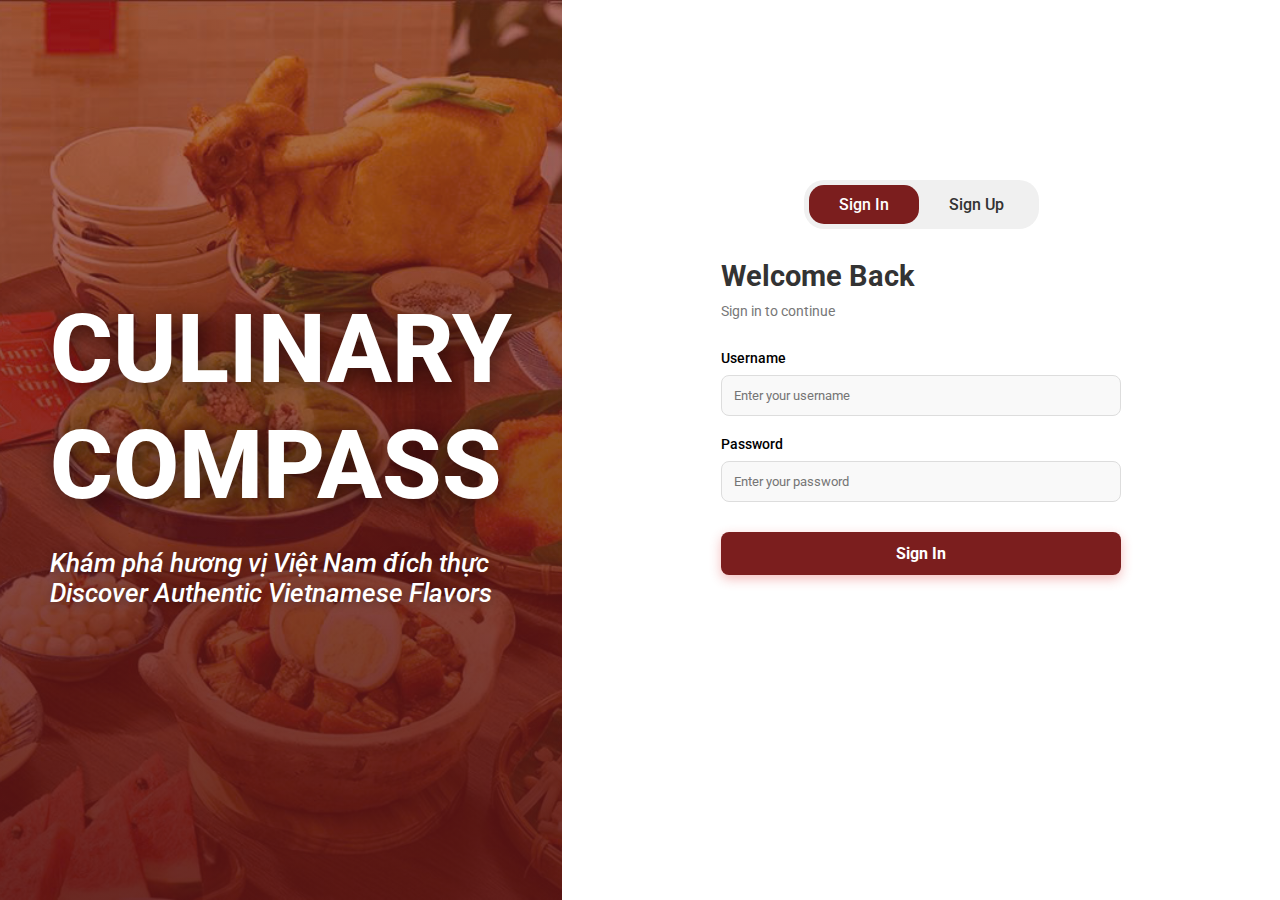
<file: pages/favorites.html>
<!DOCTYPE html>
<html lang="en">
<head>
    <title>Favorites - Culinary Compass</title>
    <link rel="stylesheet" href="../assets/css/global.css">
    <link rel="stylesheet" href="../assets/css/components.css">
    
    <link rel="stylesheet" href="../assets/css/profile.css">
    <link rel="stylesheet" href="../assets/css/favorites.css">
    <link href="https://fonts.googleapis.com/css2?family=Roboto:wght@400;500;700&display=swap" rel="stylesheet">
</head>
<body>
    <header class="header" style="height: 70px; background: white; border-bottom: 1px solid #e5e7eb; display: flex; align-items: center; position: sticky; top: 0; z-index: 1000; padding: 0;">
        <div class="container" style="max-width: 1200px; margin: 0 auto; padding: 0 1rem; width: 100%;">
            <div class="header-content" style="display: flex; justify-content: space-between; align-items: center; height: 100%;">
                
                <a href="../index.html" class="logo-container" style="display: flex; align-items: center; gap: 0.75rem; text-decoration: none;">
                    <svg class="logo-icon" viewBox="0 0 24 24" fill="none" xmlns="http://www.w3.org/2000/svg" style="width: 40px; height: 40px;">
                        <path d="M12 2L2 7L12 12L22 7L12 2Z" fill="#DC2626" stroke="#DC2626" stroke-width="2" stroke-linecap="round" stroke-linejoin="round"/>
                        <path d="M2 17L12 22L22 17" stroke="#DC2626" stroke-width="2" stroke-linecap="round" stroke-linejoin="round"/>
                        <path d="M2 12L12 17L22 12" stroke="#DC2626" stroke-width="2" stroke-linecap="round" stroke-linejoin="round"/>
                    </svg>
                    <div class="header-text" style="display: flex; flex-direction: column;">
                        <h1 class="header-title" style="font-size: 1.25rem; font-weight: 700; color: #111827; margin: 0; line-height: 1.2;">Culinary Compass Vietnam</h1>
                        <p class="header-subtitle" style="font-size: 0.875rem; color: #6B7280; margin: 0;">Discover Vietnamese Cuisine</p>
                    </div>
                </a>

                <div class="nav-actions" id="navActions" style="display: flex; align-items: center; gap: 1rem;">
                    </div>
            </div>
        </div>
    </header>

    <main class="profile-container">
        <div class="page-title">
            <h2>♡ Favorites</h2>
            <p>Manage your favorite restaurants and dishes</p>
        </div>

        <!-- Filter Section -->
        <div class="card filter-card">
            <div class="filter-row">
                <div class="filter-group">
                    <label for="filter-type">Type:</label>
                    <select id="filter-type" class="filter-select" onchange="filterFavorites()">
                        <option value="all">All</option>
                        <option value="restaurants">Restaurants</option>
                        <option value="dishes">Dishes</option>
                    </select>
                </div>
                
                <div class="filter-group">
                    <label for="sort-by">Sort:</label>
                    <select id="sort-by" class="filter-select" onchange="sortFavorites()">
                        <option value="recent">Most Recent</option>
                        <option value="oldest">Oldest</option>
                        <option value="name">Name A-Z</option>
                        <option value="rating">Highest Rating</option>
                    </select>
                </div>

                <button class="btn-clear" onclick="clearAllFavorites()">Clear All</button>
            </div>
        </div>

        <!-- Favorites Grid -->
        <div id="favorites-container" class="favorites-grid">
            <!-- Will be populated by JavaScript -->
        </div>

        <!-- Empty State -->
        <div id="empty-state" class="empty-state" style="display: none;">
            <svg viewBox="0 0 24 24" fill="none" stroke="currentColor" class="empty-icon">
                <path stroke-linecap="round" stroke-linejoin="round" stroke-width="2" d="M4.318 6.318a4.5 4.5 0 000 6.364L12 20.364l7.682-7.682a4.5 4.5 0 00-6.364-6.364L12 7.636l-1.318-1.318a4.5 4.5 0 00-6.364 0z"/>
            </svg>
            <h3>No favorites yet</h3>
            <p>Start exploring and add your favorite restaurants!</p>
            <button class="btn-primary" onclick="window.location.href='features/search.html'">Explore Now</button>
        </div>
    </main>

    <script src="../assets/js/auth.js"></script>
    <script src="../assets/js/favorites.js"></script>
    <div id="accountDropdown" class="account-dropdown" style="display: none;">
    <div class="dropdown-content">
        <div class="dropdown-header">
            <div class="user-avatar">
                <span id="userInitial">U</span>
            </div>
            <div class="user-info">
                <p class="user-name" id="userName">User</p>
                <p class="user-email">user@example.com</p>
            </div>
        </div>
        <hr class="dropdown-divider">
        <a href="profile.html" class="dropdown-item">My Account</a>
        <a href="favorites.html" class="dropdown-item">Favorite Restaurants</a>
        <a href="tour-history.html" class="dropdown-item">Tour History</a>
        <hr class="dropdown-divider">
        <a href="#" class="dropdown-item logout-item" onclick="handleLogout(); return false;">Sign Out</a>
    </div>
</div>
</body>
</html>
</file>
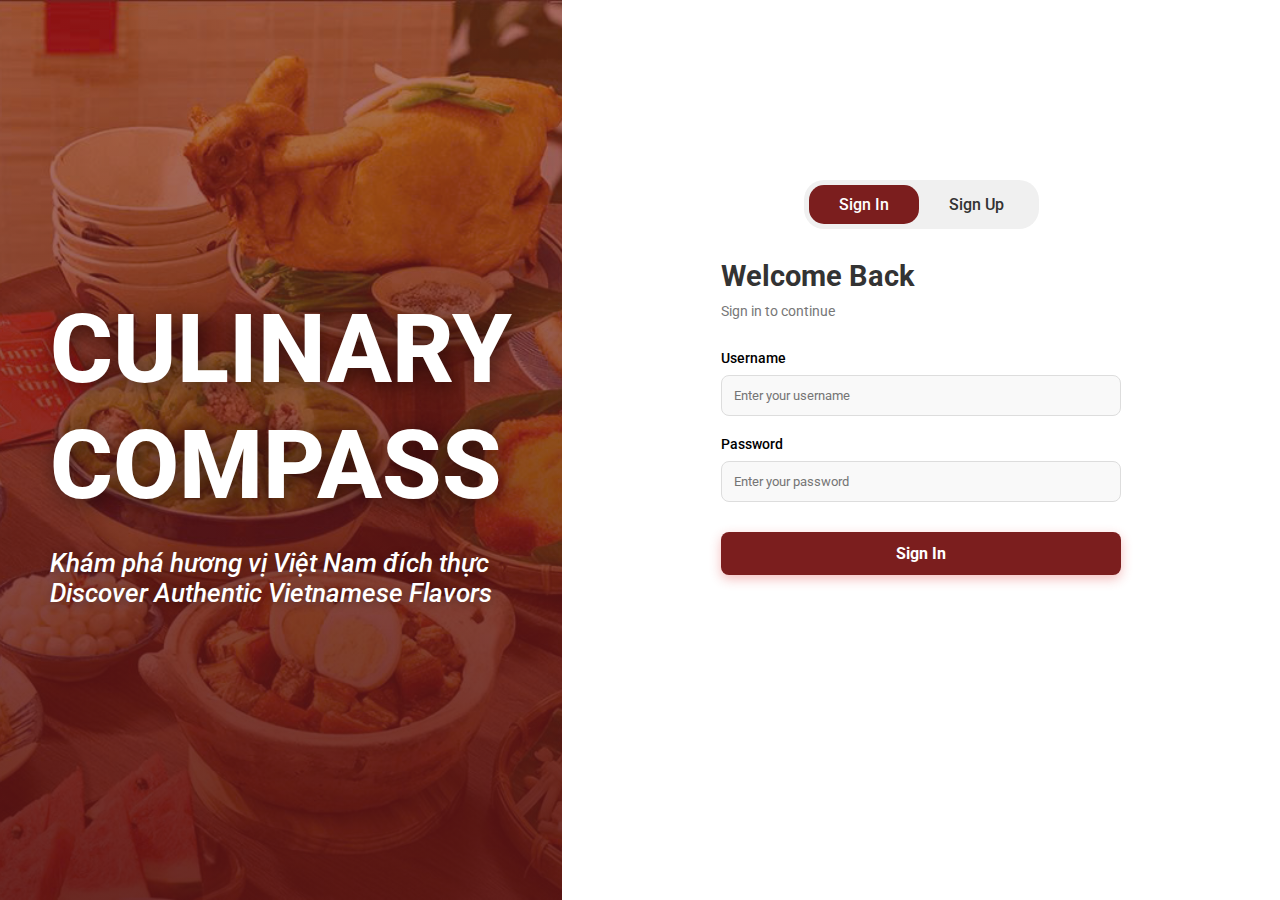
<file: pages/profile.html>
<!DOCTYPE html>
<html lang="en">
<head>
    <meta charset="UTF-8">
    <meta name="viewport" content="width=device-width, initial-scale=1.0">
    <title>Profile - Culinary Compass</title>
    <link rel="stylesheet" href="../assets/css/components.css">
    <link rel="stylesheet" href="../assets/css/global.css">
    <link rel="stylesheet" href="../assets/css/profile.css">
    <link href="https://fonts.googleapis.com/css2?family=Roboto:wght@400;500;700&display=swap" rel="stylesheet">
</head>
<body>
    <header class="header-unified" style="height: 70px !important; background: white !important; border-bottom: 1px solid #e5e7eb !important; display: flex !important; align-items: center !important; position: sticky !important; top: 0 !important; z-index: 1000 !important; padding: 0 !important; margin: 0 !important; width: 100% !important;">
        <div class="container" style="max-width: 1200px !important; margin: 0 auto !important; padding: 0 1rem !important; width: 100% !important;">
            <div class="header-content" style="display: flex !important; justify-content: space-between !important; align-items: center !important; height: 100% !important;">
                
                <a href="../index.html" class="logo-container" style="display: flex !important; align-items: center !important; gap: 12px !important; text-decoration: none !important;">
                    <svg viewBox="0 0 24 24" fill="none" xmlns="http://www.w3.org/2000/svg" style="width: 40px !important; height: 40px !important; min-width: 40px !important; min-height: 40px !important; max-width: 40px !important; max-height: 40px !important;">
                        <path d="M12 2L2 7L12 12L22 7L12 2Z" fill="#DC2626" stroke="#DC2626" stroke-width="2" stroke-linecap="round" stroke-linejoin="round"/>
                        <path d="M2 17L12 22L22 17" stroke="#DC2626" stroke-width="2" stroke-linecap="round" stroke-linejoin="round"/>
                        <path d="M2 12L12 17L22 12" stroke="#DC2626" stroke-width="2" stroke-linecap="round" stroke-linejoin="round"/>
                    </svg>
                    <div class="header-text" style="display: flex !important; flex-direction: column !important;">
                        <h1 style="font-size: 1.25rem !important; font-weight: 700 !important; color: #111827 !important; margin: 0 !important; line-height: 1.2 !important; font-family: 'Roboto', sans-serif !important;">Culinary Compass</h1>
                        <p style="font-size: 0.875rem !important; color: #6B7280 !important; margin: 0 !important; font-family: 'Roboto', sans-serif !important;">Discover Vietnamese Cuisine</p>
                    </div>
                </a>

                <div class="nav-actions" id="navActions" style="display: flex !important; align-items: center !important; gap: 16px !important;">
                    </div>
            </div>
        </div>
    </header>

    <main class="profile-container">
        <div class="page-title">
            <h2>Profile Management</h2>
            <p>View and update your personal information</p>
        </div>

        <div class="card">
            <div class="card-header">
                <div class="user-info-header">
                    <div class="avatar-circle">U</div>
                    <div>
                        <h3>Personal Information</h3>
                        <p class="sub-text">Your account information</p>
                    </div>
                </div>
                <button id="edit-btn" class="btn-edit">Edit</button>
            </div>

            <div class="card-body">
                <form id="profile-form">
                    <div class="info-row">
                        <label>Username</label>
                        <input type="text" id="username-input" class="info-value input-field" disabled>
                    </div>

                    <div class="info-row">
                        <label>Email</label>
                        <input type="email" id="email-input" class="info-value input-field" disabled>
                    </div>

                    <div id="password-section" style="display: none; margin-top: 20px; padding-top: 15px; border-top: 1px dashed #e5e7eb;">
                        <h4 style="margin: 0 0 15px 0; color: #DC2626; font-size: 1rem;">Change Password (Optional)</h4>
                        
                        <div class="info-row">
                            <label>New Password</label>
                            <input type="password" id="new-password" class="info-value input-field" placeholder="Enter new password">
                        </div>

                        <div class="info-row">
                            <label>Confirm New Password</label>
                            <input type="password" id="confirm-password" class="info-value input-field" placeholder="Retype new password">
                        </div>
                    </div>

                    <div id="action-buttons" style="display: none; margin-top: 20px; gap: 10px;">
                        <button type="button" id="save-btn" class="btn-submit" style="width: auto;">Save Changes</button>
                        <button type="button" id="cancel-btn" class="btn-outline" style="background: #fff;">Cancel</button>
                    </div>
                </form>
            </div>
        </div>

        <div class="card">
            <div class="card-header">
                <div>
                    <h3>🔔 Notification Settings</h3>
                    <p class="sub-text">Manage how you receive notifications</p>
                </div>
            </div>
            <div class="card-body row-center">
                <div>
                    <strong>Email Notifications</strong>
                    <p class="small-text">Receive notifications about new tours via email</p>
                </div>
                <label class="switch">
                    <input type="checkbox" checked>
                    <span class="slider round"></span>
                </label>
            </div>
        </div>

        <div class="card footer-card">
            <div class="card-body row-center">
                <div class="small-text">
                    Account created: <b id="created-date">--</b><br>
                    Last updated: <b id="updated-date">--</b>
                </div>
                <a href="#" class="link-red">View Activity History</a>
            </div>
        </div>
    </main>

    <div id="accountDropdown" class="account-dropdown" style="display: none;">
        <div class="dropdown-content">
            <div class="dropdown-header">
                <div class="user-avatar">
                    <span id="userInitial">U</span>
                </div>
                <div class="user-info">
                    <p class="user-name" id="userName">User</p>
                    <p class="user-email">user@example.com</p>
                </div>
            </div>
            <hr class="dropdown-divider">
            <a href="profile.html" class="dropdown-item">My Account</a>
            <a href="favorites.html" class="dropdown-item">Favorite Restaurants</a>
            <a href="tour-history.html" class="dropdown-item">Tour History</a>
            <hr class="dropdown-divider">
            <a href="#" class="dropdown-item logout-item" onclick="handleLogout(); return false;">Sign Out</a>
        </div>
    </div>

    <script src="../assets/js/auth.js"></script>
    <script src="../assets/js/profile.js"></script>
</body>
</html>
</file>
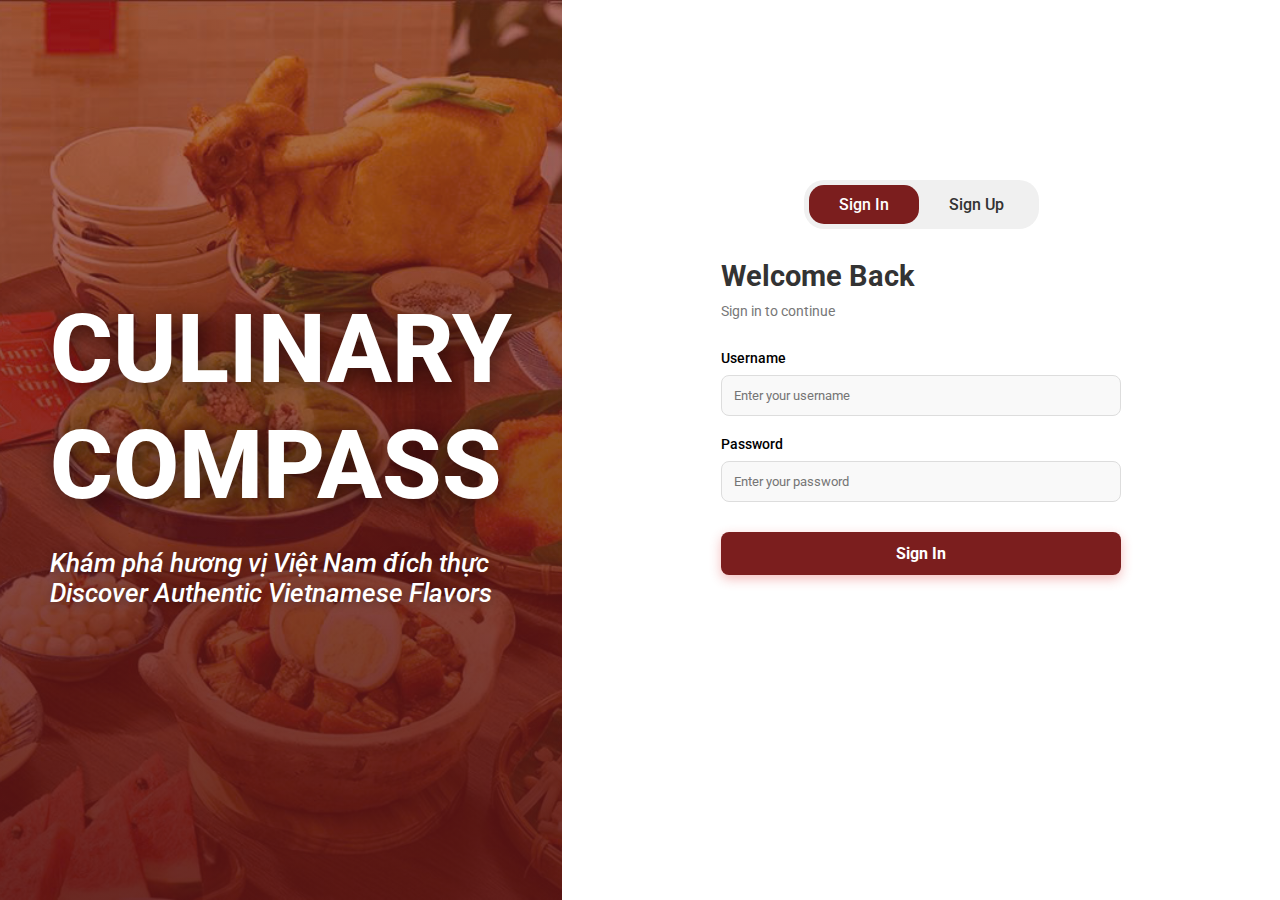
<file: pages/signin.html>
<!DOCTYPE html>
<html lang="en">
<head>
    <meta charset="UTF-8">
    <meta name="viewport" content="width=device-width, initial-scale=1.0">
    <title>Sign In - Culinary Compass</title>
    <link rel="stylesheet" href="../assets/css/auth.css">
    <link href="https://fonts.googleapis.com/css2?family=Roboto:wght@400;500;700&display=swap" rel="stylesheet">
</head>
<body>
    <div class="container">
        <div class="left-panel">
            <div class="overlay">
                <h1 class="brand-name">Culinary<br>Compass</h1>
                <p class="slogan">Khám phá hương vị Việt Nam đích thực<br>Discover Authentic Vietnamese Flavors</p>
            </div>
        </div>

        <div class="right-panel">
            <div class="auth-tabs">
                <a href="signin.html" class="tab active">Sign In</a>
                <a href="signup.html" class="tab">Sign Up</a>
            </div>

            <div class="form-wrapper">
                <h2>Welcome Back</h2>
                <p class="sub-title">Sign in to continue</p>

                <form id="signinForm">
                    <div class="input-group">
                        <label>Username</label>
                        <input type="text" id="username-login" placeholder="Enter your username" required>
                    </div>

                    <div class="input-group">
                        <label>Password</label>
                        <input type="password" id="password-login" placeholder="Enter your password" required>
                    </div>

                    <button type="submit" class="btn-submit">Sign In</button>
                </form>
            </div>
        </div>
    </div>
    
    <script src="../assets/js/signin.js"></script>
</body>
</html>
</file>
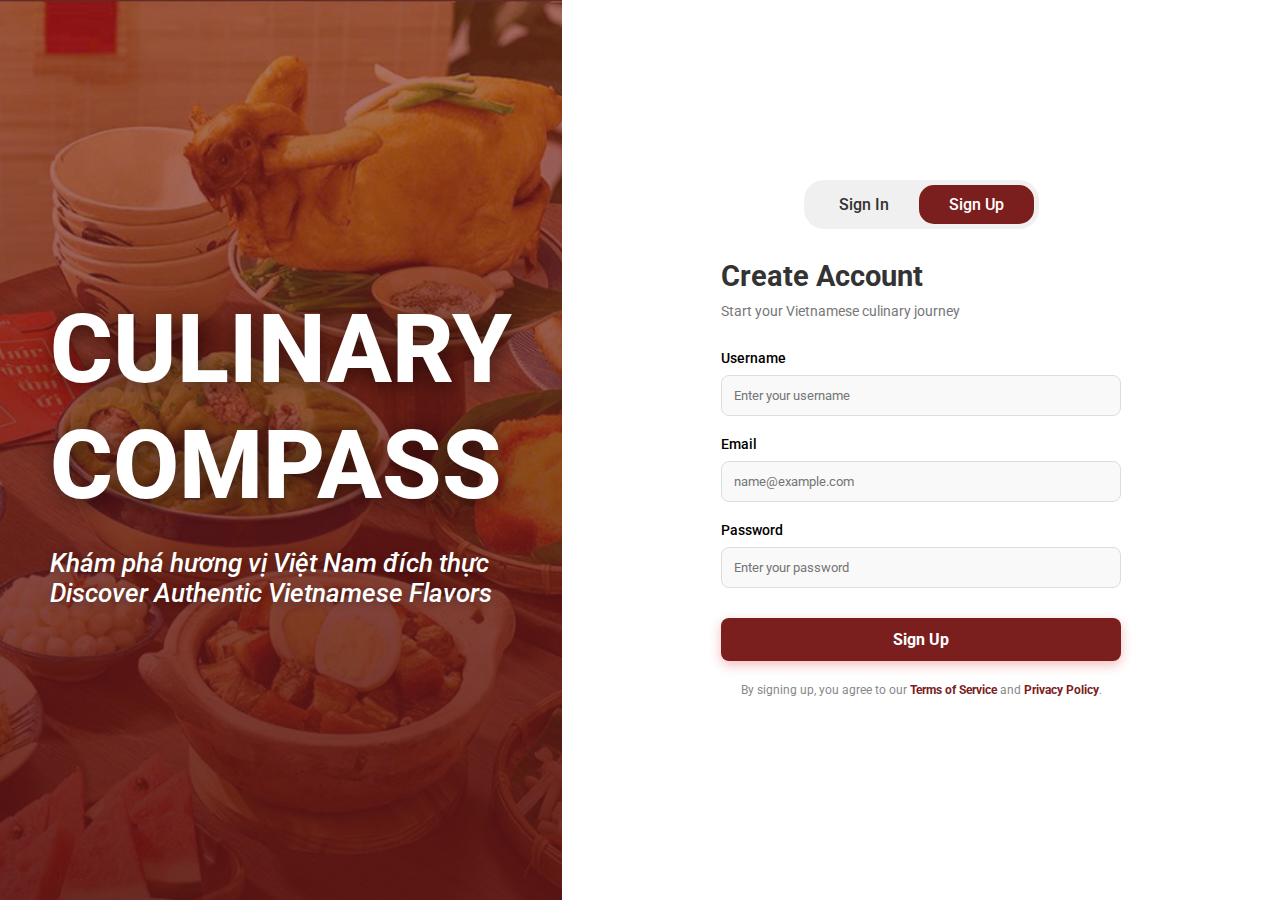
<file: pages/signup.html>
<!DOCTYPE html>
<html lang="en">
<head>
    <meta charset="UTF-8">
    <meta name="viewport" content="width=device-width, initial-scale=1.0">
    <title>Sign Up - Culinary Compass</title>
    <link rel="stylesheet" href="../assets/css/auth.css">
    <link href="https://fonts.googleapis.com/css2?family=Roboto:wght@400;500;700&display=swap" rel="stylesheet">
</head>
<body>
    <div class="container">
        <div class="left-panel">
            <div class="overlay">
                <h1 class="brand-name">Culinary<br>Compass</h1>
                <p class="slogan">Khám phá hương vị Việt Nam đích thực<br>Discover Authentic Vietnamese Flavors</p>
            </div>
        </div>

        <div class="right-panel">
            <div class="auth-tabs">
                <a href="signin.html" class="tab">Sign In</a>
                <a href="signup.html" class="tab active">Sign Up</a>
            </div>

            <div class="form-wrapper">
                <h2>Create Account</h2>
                <p class="sub-title">Start your Vietnamese culinary journey</p>

                <form id="signupForm">
                    <div class="input-group">
                        <label>Username</label>
                        <input type="text" id="username" placeholder="Enter your username" required>
                    </div>

                    <div class="input-group">
                        <label>Email</label>
                        <input type="email" id="email" placeholder="name@example.com" required>
                    </div>

                    <div class="input-group">
                        <label>Password</label>
                        <input type="password" id="password" placeholder="Enter your password" required>
                    </div>

                    <button type="submit" class="btn-submit">Sign Up</button>
                </form>

                <p class="footer-text">
                    By signing up, you agree to our <a href="#">Terms of Service</a> and <a href="#">Privacy Policy</a>.
                </p>
            </div>
        </div>
    </div>
    
    <script src="../assets/js/signup.js"></script>
</body>
</html>
</file>
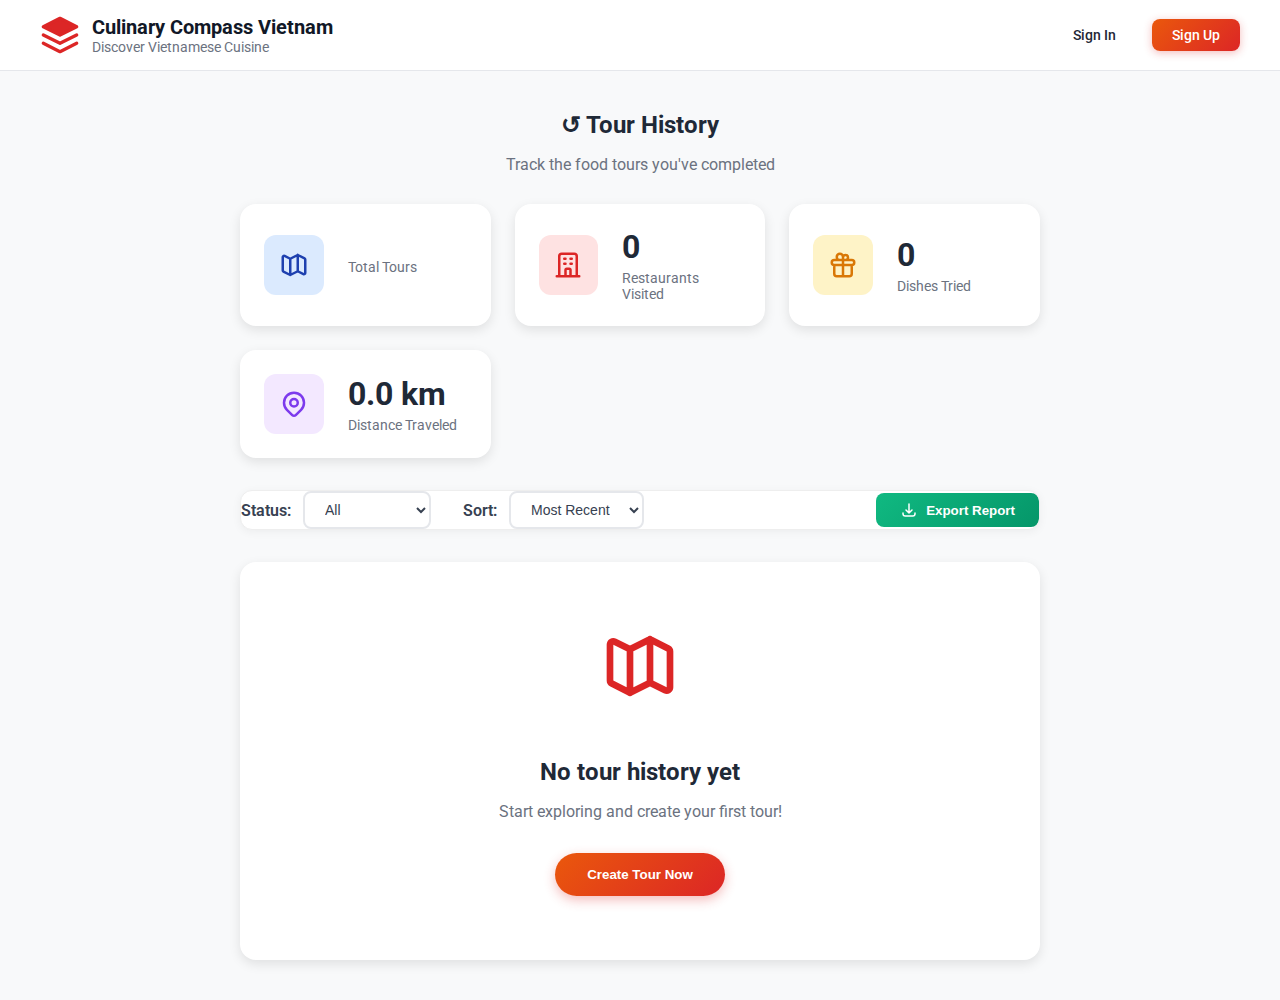
<file: pages/tour-history.html>
<!DOCTYPE html>
<html lang="en">
<head>
    <meta charset="UTF-8">
    <meta name="viewport" content="width=device-width, initial-scale=1.0">
    <title>Tour History - Culinary Compass</title>
    <link rel="stylesheet" href="../assets/css/components.css">
    <link rel="stylesheet" href="../assets/css/global.css">
    <link rel="stylesheet" href="../assets/css/profile.css">
    <link rel="stylesheet" href="../assets/css/tour-history.css">
    <link href="https://fonts.googleapis.com/css2?family=Roboto:wght@400;500;700&display=swap" rel="stylesheet">
</head>
<body>
    <header class="header" style="height: 70px; background: white; border-bottom: 1px solid #e5e7eb; display: flex; align-items: center; position: sticky; top: 0; z-index: 1000; padding: 0;">
        <div class="container" style="max-width: 1200px; margin: 0 auto; padding: 0 1rem; width: 100%;">
            <div class="header-content" style="display: flex; justify-content: space-between; align-items: center; height: 100%;">
                
                <a href="../index.html" class="logo-container" style="display: flex; align-items: center; gap: 0.75rem; text-decoration: none;">
                    <svg class="logo-icon" viewBox="0 0 24 24" fill="none" xmlns="http://www.w3.org/2000/svg" style="width: 40px; height: 40px;">
                        <path d="M12 2L2 7L12 12L22 7L12 2Z" fill="#DC2626" stroke="#DC2626" stroke-width="2" stroke-linecap="round" stroke-linejoin="round"/>
                        <path d="M2 17L12 22L22 17" stroke="#DC2626" stroke-width="2" stroke-linecap="round" stroke-linejoin="round"/>
                        <path d="M2 12L12 17L22 12" stroke="#DC2626" stroke-width="2" stroke-linecap="round" stroke-linejoin="round"/>
                    </svg>
                    <div class="header-text" style="display: flex; flex-direction: column;">
                        <h1 class="header-title" style="font-size: 1.25rem; font-weight: 700; color: #111827; margin: 0; line-height: 1.2;">Culinary Compass Vietnam</h1>
                        <p class="header-subtitle" style="font-size: 0.875rem; color: #6B7280; margin: 0;">Discover Vietnamese Cuisine</p>
                    </div>
                </a>

                <div class="nav-actions" id="navActions" style="display: flex; align-items: center; gap: 1rem;">
                    </div>
            </div>
        </div>
    </header>

    <main class="profile-container">
        <div class="page-title">
            <h2>↺ Tour History</h2>
            <p>Track the food tours you've completed</p>
        </div>

        <!-- Statistics Cards -->
        <div class="stats-grid">
            <div class="stat-card">
                <div class="stat-icon tours">
                    <svg viewBox="0 0 24 24" fill="none" stroke="currentColor">
                        <path stroke-linecap="round" stroke-linejoin="round" stroke-width="2" d="M9 20l-5.447-2.724A1 1 0 013 16.382V5.618a1 1 0 011.447-.894L9 7m0 13l6-3m-6 3V7m6 10l4.553 2.276A1 1 0 0021 18.382V7.618a1 1 0 00-.553-.894L15 4m0 13V4m0 0L9 7"/>
                    </svg>
                </div>
                <div class="stat-content">
                    <h3 id="total-tours">0</h3>
                    <p>Total Tours</p>
                </div>
            </div>

            <div class="stat-card">
                <div class="stat-icon restaurants">
                    <svg viewBox="0 0 24 24" fill="none" stroke="currentColor">
                        <path stroke-linecap="round" stroke-linejoin="round" stroke-width="2" d="M19 21V5a2 2 0 00-2-2H7a2 2 0 00-2 2v16m14 0h2m-2 0h-5m-9 0H3m2 0h5M9 7h1m-1 4h1m4-4h1m-1 4h1m-5 10v-5a1 1 0 011-1h2a1 1 0 011 1v5m-4 0h4"/>
                    </svg>
                </div>
                <div class="stat-content">
                    <h3 id="total-restaurants">0</h3>
                    <p>Restaurants Visited</p>
                </div>
            </div>

            <div class="stat-card">
                <div class="stat-icon dishes">
                    <svg viewBox="0 0 24 24" fill="none" stroke="currentColor">
                        <path stroke-linecap="round" stroke-linejoin="round" stroke-width="2" d="M12 8v13m0-13V6a2 2 0 112 2h-2zm0 0V5.5A2.5 2.5 0 109.5 8H12zm-7 4h14M5 12a2 2 0 110-4h14a2 2 0 110 4M5 12v7a2 2 0 002 2h10a2 2 0 002-2v-7"/>
                    </svg>
                </div>
                <div class="stat-content">
                    <h3 id="total-dishes">0</h3>
                    <p>Dishes Tried</p>
                </div>
            </div>

            <div class="stat-card">
                <div class="stat-icon distance">
                    <svg viewBox="0 0 24 24" fill="none" stroke="currentColor">
                        <path stroke-linecap="round" stroke-linejoin="round" stroke-width="2" d="M17.657 16.657L13.414 20.9a1.998 1.998 0 01-2.827 0l-4.244-4.243a8 8 0 1111.314 0z"/>
                        <path stroke-linecap="round" stroke-linejoin="round" stroke-width="2" d="M15 11a3 3 0 11-6 0 3 3 0 016 0z"/>
                    </svg>
                </div>
                <div class="stat-content">
                    <h3 id="total-distance">0 km</h3>
                    <p>Distance Traveled</p>
                </div>
            </div>
        </div>

        <!-- Filter Section -->
        <div class="card filter-card">
            <div class="filter-row">
                <div class="filter-group">
                    <label for="filter-status">Status:</label>
                    <select id="filter-status" class="filter-select" onchange="filterTours()">
                        <option value="all">All</option>
                        <option value="completed">Completed</option>
                        <option value="in-progress">In Progress</option>
                        <option value="cancelled">Cancelled</option>
                    </select>
                </div>
                
                <div class="filter-group">
                    <label for="sort-by">Sort:</label>
                    <select id="sort-by" class="filter-select" onchange="sortTours()">
                        <option value="recent">Most Recent</option>
                        <option value="oldest">Oldest</option>
                        <option value="restaurants">Most Stops</option>
                    </select>
                </div>

                <button class="btn-export" onclick="exportHistory()">
                    <svg viewBox="0 0 24 24" fill="none" stroke="currentColor">
                        <path stroke-linecap="round" stroke-linejoin="round" stroke-width="2" d="M4 16v1a3 3 0 003 3h10a3 3 0 003-3v-1m-4-4l-4 4m0 0l-4-4m4 4V4"/>
                    </svg>
                    Export Report
                </button>
            </div>
        </div>

        <!-- Tour History List -->
        <div id="tours-container" class="tours-list">
            <!-- Will be populated by JavaScript -->
        </div>

        <!-- Empty State -->
        <div id="empty-state" class="empty-state" style="display: none;">
            <svg viewBox="0 0 24 24" fill="none" stroke="currentColor" class="empty-icon">
                <path stroke-linecap="round" stroke-linejoin="round" stroke-width="2" d="M9 20l-5.447-2.724A1 1 0 013 16.382V5.618a1 1 0 011.447-.894L9 7m0 13l6-3m-6 3V7m6 10l4.553 2.276A1 1 0 0021 18.382V7.618a1 1 0 00-.553-.894L15 4m0 13V4m0 0L9 7"/>
            </svg>
            <h3>No tour history yet</h3>
            <p>Start exploring and create your first tour!</p>
            <button class="btn-primary" onclick="window.location.href='features/tour-designer.html'">Create Tour Now</button>
        </div>
    </main>

    <script src="../assets/js/auth.js"></script>
    <script src="../assets/js/tour-history.js"></script>
    <div id="accountDropdown" class="account-dropdown" style="display: none;">
    <div class="dropdown-content">
        <div class="dropdown-header">
            <div class="user-avatar">
                <span id="userInitial">U</span>
            </div>
            <div class="user-info">
                <p class="user-name" id="userName">User</p>
                <p class="user-email">user@example.com</p>
            </div>
        </div>
        <hr class="dropdown-divider">
        <a href="profile.html" class="dropdown-item">My Account</a>
        <a href="favorites.html" class="dropdown-item">Favorite Restaurants</a>
        <a href="tour-history.html" class="dropdown-item">Tour History</a>
        <hr class="dropdown-divider">
        <a href="#" class="dropdown-item logout-item" onclick="handleLogout(); return false;">Sign Out</a>
    </div>
</div>
</body>
</html>
</file>
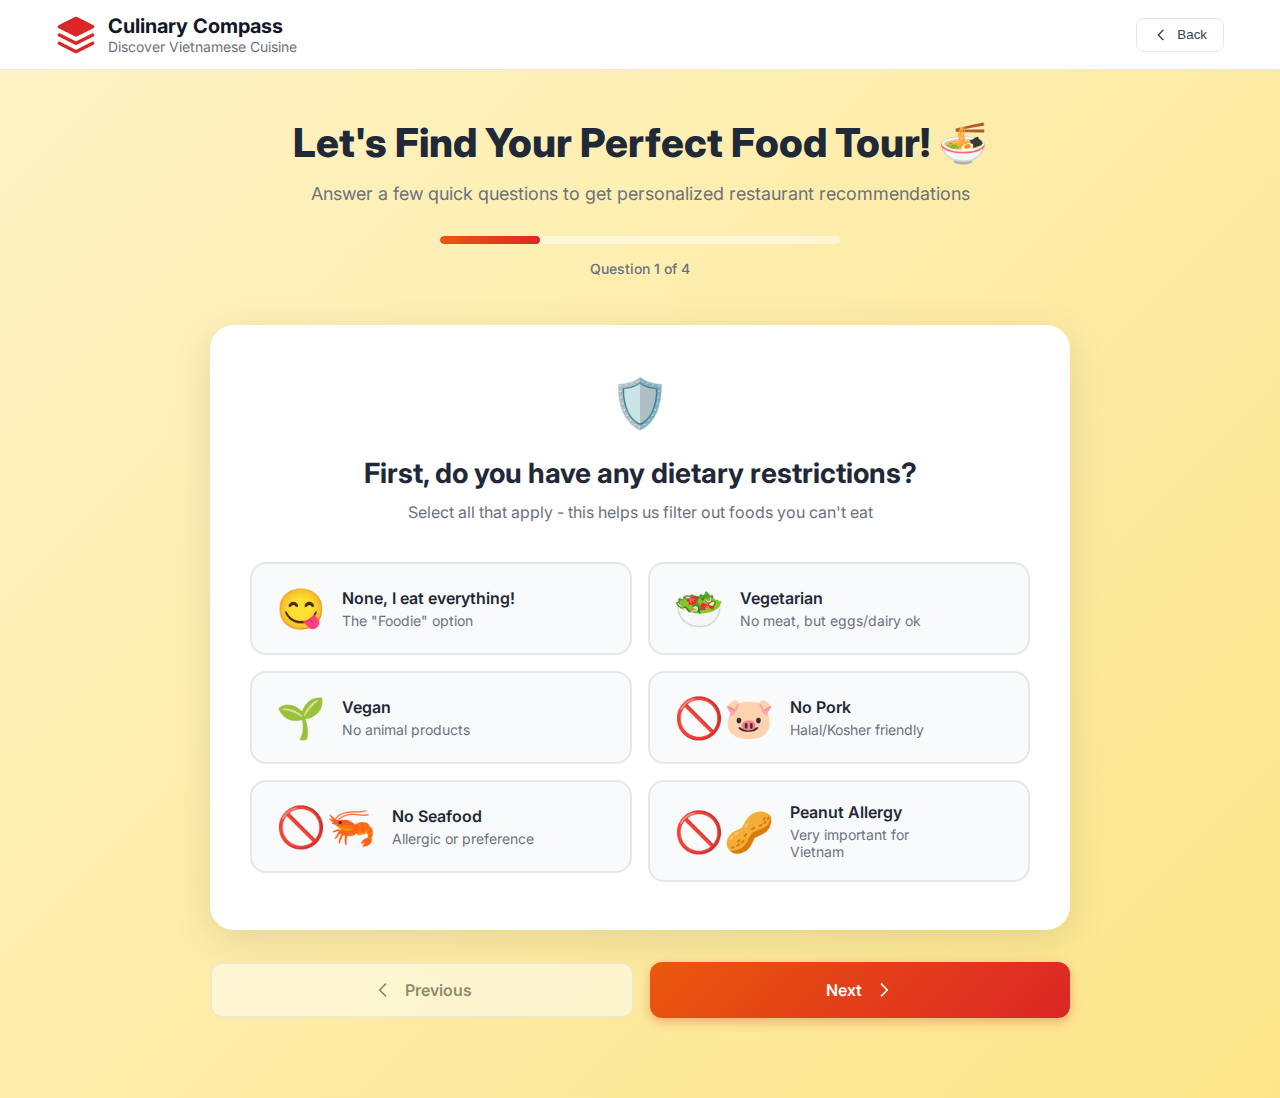
<file: pages/features/food-survey.html>
<!DOCTYPE html>
<html lang="en">
<head>
    <meta charset="UTF-8">
    <meta name="viewport" content="width=device-width, initial-scale=1.0">
    <title>Food Preferences Survey - Culinary Compass Vietnam</title>
    <link rel="stylesheet" href="../../assets/css/global.css">
    <link rel="stylesheet" href="../../assets/css/components.css">
    <link rel="stylesheet" href="../../assets/css/pages/food-survey.css">
    <link rel="preconnect" href="https://fonts.googleapis.com">
    <link rel="preconnect" href="https://fonts.gstatic.com" crossorigin>
    <link href="https://fonts.googleapis.com/css2?family=Inter:wght@400;500;600;700&display=swap" rel="stylesheet">
</head>
<body>
    <header class="header" style="height: 70px; background: white; border-bottom: 1px solid #e5e7eb; display: flex; align-items: center; position: sticky; top: 0; z-index: 1000;">
        <div class="container" style="max-width: 1200px; margin: 0 auto; padding: 0 1rem; width: 100%;">
            <div class="header-content" style="display: flex; justify-content: space-between; align-items: center; height: 100%;">
                
                <a href="../index.html" class="logo-container" style="display: flex; align-items: center; gap: 0.75rem; text-decoration: none;">
                    <svg class="logo-icon" viewBox="0 0 24 24" fill="none" xmlns="http://www.w3.org/2000/svg" style="width: 40px; height: 40px;">
                        <path d="M12 2L2 7L12 12L22 7L12 2Z" fill="#DC2626" stroke="#DC2626" stroke-width="2" stroke-linecap="round" stroke-linejoin="round"/>
                        <path d="M2 17L12 22L22 17" stroke="#DC2626" stroke-width="2" stroke-linecap="round" stroke-linejoin="round"/>
                        <path d="M2 12L12 17L22 12" stroke="#DC2626" stroke-width="2" stroke-linecap="round" stroke-linejoin="round"/>
                    </svg>
                    <div class="header-text" style="display: flex; flex-direction: column;">
                        <h1 class="header-title" style="font-size: 1.25rem; font-weight: 700; color: #111827; margin: 0; line-height: 1.2;">Culinary Compass</h1>
                        <p class="header-subtitle" style="font-size: 0.875rem; color: #6B7280; margin: 0;">Discover Vietnamese Cuisine</p>
                    </div>
                </a>

                <div class="nav-actions">
                    <button onclick="window.location.href='../regions/hcmc.html'" style="display: flex; align-items: center; gap: 0.5rem; padding: 0.5rem 1rem; border: 1px solid #E5E7EB; border-radius: 8px; background: white; cursor: pointer; color: #374151; font-weight: 500; transition: all 0.2s;">
                        <svg viewBox="0 0 24 24" fill="none" stroke="currentColor" width="16" height="16">
                            <path stroke-linecap="round" stroke-linejoin="round" stroke-width="2" d="M15 19l-7-7 7-7"/>
                        </svg>
                        Back
                    </button>
                </div>
            </div>
        </div>
    </header>

    <!-- Survey Container -->
    <div class="survey-container">
        <div class="container">
            <!-- Header -->
            <div class="survey-header">
                <h1 class="survey-title">Let's Find Your Perfect Food Tour! 🍜</h1>
                <p class="survey-subtitle">Answer a few quick questions to get personalized restaurant recommendations</p>
                <div class="progress-bar">
                    <div class="progress-fill" id="progressFill"></div>
                </div>
                <p class="progress-text" id="progressText">Question 1 of 4</p>
            </div>

            <!-- Survey Form -->
            <form id="surveyForm" class="survey-form">
                
                <!-- Question 1: Dietary Restrictions -->
                <div class="question-section active" data-question="1">
                    <div class="question-card">
                        <div class="question-icon">🛡️</div>
                        <h2 class="question-title">First, do you have any dietary restrictions?</h2>
                        <p class="question-description">Select all that apply - this helps us filter out foods you can't eat</p>
                        
                        <div class="options-grid">
                            <label class="option-card checkbox-option">
                                <input type="checkbox" name="dietary" value="none" id="dietary-none">
                                <div class="option-content">
                                    <div class="option-emoji">😋</div>
                                    <div class="option-text">
                                        <strong>None, I eat everything!</strong>
                                        <span>The "Foodie" option</span>
                                    </div>
                                    <div class="check-mark">✓</div>
                                </div>
                            </label>

                            <label class="option-card checkbox-option">
                                <input type="checkbox" name="dietary" value="vegetarian">
                                <div class="option-content">
                                    <div class="option-emoji">🥗</div>
                                    <div class="option-text">
                                        <strong>Vegetarian</strong>
                                        <span>No meat, but eggs/dairy ok</span>
                                    </div>
                                    <div class="check-mark">✓</div>
                                </div>
                            </label>

                            <label class="option-card checkbox-option">
                                <input type="checkbox" name="dietary" value="vegan">
                                <div class="option-content">
                                    <div class="option-emoji">🌱</div>
                                    <div class="option-text">
                                        <strong>Vegan</strong>
                                        <span>No animal products</span>
                                    </div>
                                    <div class="check-mark">✓</div>
                                </div>
                            </label>

                            <label class="option-card checkbox-option">
                                <input type="checkbox" name="dietary" value="no-pork">
                                <div class="option-content">
                                    <div class="option-emoji">🚫🐷</div>
                                    <div class="option-text">
                                        <strong>No Pork</strong>
                                        <span>Halal/Kosher friendly</span>
                                    </div>
                                    <div class="check-mark">✓</div>
                                </div>
                            </label>

                            <label class="option-card checkbox-option">
                                <input type="checkbox" name="dietary" value="no-seafood">
                                <div class="option-content">
                                    <div class="option-emoji">🚫🦐</div>
                                    <div class="option-text">
                                        <strong>No Seafood</strong>
                                        <span>Allergic or preference</span>
                                    </div>
                                    <div class="check-mark">✓</div>
                                </div>
                            </label>

                            <label class="option-card checkbox-option">
                                <input type="checkbox" name="dietary" value="no-peanuts">
                                <div class="option-content">
                                    <div class="option-emoji">🚫🥜</div>
                                    <div class="option-text">
                                        <strong>Peanut Allergy</strong>
                                        <span>Very important for Vietnam</span>
                                    </div>
                                    <div class="check-mark">✓</div>
                                </div>
                            </label>
                        </div>
                    </div>
                </div>

                <!-- Question 2: Dining Vibe -->
                <div class="question-section" data-question="2">
                    <div class="question-card">
                        <div class="question-icon">✨</div>
                        <h2 class="question-title">What kind of dining experience are you looking for?</h2>
                        <p class="question-description">Choose the atmosphere that matches your mood</p>
                        
                        <div class="options-grid radio-options">
                            <label class="option-card radio-option">
                                <input type="radio" name="vibe" value="street-food" required>
                                <div class="option-content">
                                    <div class="option-emoji">🪑</div>
                                    <div class="option-text">
                                        <strong>Authentic Street Food</strong>
                                        <span>Plastic stools, open air, bustling</span>
                                    </div>
                                    <div class="radio-mark"></div>
                                </div>
                            </label>

                            <label class="option-card radio-option">
                                <input type="radio" name="vibe" value="casual-dining" required>
                                <div class="option-content">
                                    <div class="option-emoji">🏠</div>
                                    <div class="option-text">
                                        <strong>Casual Dining</strong>
                                        <span>Indoor, comfortable</span>
                                    </div>
                                    <div class="radio-mark"></div>
                                </div>
                            </label>

                            <label class="option-card radio-option">
                                <input type="radio" name="vibe" value="fine-dining" required>
                                <div class="option-content">
                                    <div class="option-emoji">🍽️</div>
                                    <div class="option-text">
                                        <strong>Fine Dining / Upscale</strong>
                                        <span>AC, service, higher price</span>
                                    </div>
                                    <div class="radio-mark"></div>
                                </div>
                            </label>
                        </div>
                    </div>
                </div>

                <!-- Question 3: Spice Tolerance -->
                <div class="question-section" data-question="3">
                    <div class="question-card">
                        <div class="question-icon">🌶️</div>
                        <h2 class="question-title">How is your spice tolerance?</h2>
                        <p class="question-description">Vietnamese food can be spicy - help us match your comfort level</p>
                        
                        <div class="options-grid radio-options">
                            <label class="option-card radio-option">
                                <input type="radio" name="spice" value="no-spice" required>
                                <div class="option-content">
                                    <div class="option-emoji">🌶️</div>
                                    <div class="option-text">
                                        <strong>No Spice (Mild)</strong>
                                        <span>Keep it gentle please</span>
                                    </div>
                                    <div class="radio-mark"></div>
                                </div>
                            </label>

                            <label class="option-card radio-option">
                                <input type="radio" name="spice" value="medium-spice" required>
                                <div class="option-content">
                                    <div class="option-emoji">🌶️🌶️</div>
                                    <div class="option-text">
                                        <strong>Little Kick (Medium)</strong>
                                        <span>Some heat is nice</span>
                                    </div>
                                    <div class="radio-mark"></div>
                                </div>
                            </label>

                            <label class="option-card radio-option">
                                <input type="radio" name="spice" value="bring-heat" required>
                                <div class="option-content">
                                    <div class="option-emoji">🌶️🌶️🌶️</div>
                                    <div class="option-text">
                                        <strong>Bring the heat!</strong>
                                        <span>I love it spicy</span>
                                    </div>
                                    <div class="radio-mark"></div>
                                </div>
                            </label>
                        </div>
                    </div>
                </div>

                <!-- Question 4: Dish Type Cravings -->
                <div class="question-section" data-question="4">
                    <div class="question-card">
                        <div class="question-icon">🍽️</div>
                        <h2 class="question-title">What are you craving right now?</h2>
                        <p class="question-description">Select all the types of food that sound good (at least one)</p>
                        
                        <div class="options-grid">
                            <label class="option-card checkbox-option">
                                <input type="checkbox" name="craving" value="soup">
                                <div class="option-content">
                                    <div class="option-emoji">🍜</div>
                                    <div class="option-text">
                                        <strong>Noodle Soup</strong>
                                        <span>Phở, Bún Bò, Hủ Tiếu</span>
                                    </div>
                                    <div class="check-mark">✓</div>
                                </div>
                            </label>

                            <label class="option-card checkbox-option">
                                <input type="checkbox" name="craving" value="dry">
                                <div class="option-content">
                                    <div class="option-emoji">🥖</div>
                                    <div class="option-text">
                                        <strong>Bánh Mì / Sandwich</strong>
                                        <span>Quick, dry, bread</span>
                                    </div>
                                    <div class="check-mark">✓</div>
                                </div>
                            </label>

                            <label class="option-card checkbox-option">
                                <input type="checkbox" name="craving" value="rice">
                                <div class="option-content">
                                    <div class="option-emoji">🍚</div>
                                    <div class="option-text">
                                        <strong>Rice & Savory Dishes</strong>
                                        <span>Cơm Tấm, main courses</span>
                                    </div>
                                    <div class="check-mark">✓</div>
                                </div>
                            </label>

                            <label class="option-card checkbox-option">
                                <input type="checkbox" name="craving" value="crispy">
                                <div class="option-content">
                                    <div class="option-emoji">🥞</div>
                                    <div class="option-text">
                                        <strong>Something Fried/Crispy</strong>
                                        <span>Bánh Xèo, Spring Rolls</span>
                                    </div>
                                    <div class="check-mark">✓</div>
                                </div>
                            </label>

                            <label class="option-card checkbox-option">
                                <input type="checkbox" name="craving" value="dessert">
                                <div class="option-content">
                                    <div class="option-emoji">🍧</div>
                                    <div class="option-text">
                                        <strong>Sweet / Dessert</strong>
                                        <span>Chè</span>
                                    </div>
                                    <div class="check-mark">✓</div>
                                </div>
                            </label>

                            <label class="option-card checkbox-option">
                                <input type="checkbox" name="craving" value="craving-none">
                                <div class="option-content">
                                    <div class="option-emoji">😋</div>
                                    <div class="option-text">
                                        <strong>None, I eat everything!</strong>
                                        <span>The "Foodie" option</span>
                                    </div>
                                    <div class="check-mark">✓</div>
                                </div>
                            </label>
                        </div>
                    </div>
                </div>

                <!-- Navigation Buttons -->
                <div class="button-container">
                    <button type="button" class="btn btn-secondary" id="prevBtn" onclick="changeQuestion(-1)">
                        <svg viewBox="0 0 24 24" fill="none" stroke="currentColor">
                            <path stroke-linecap="round" stroke-linejoin="round" stroke-width="2" d="M15 19l-7-7 7-7"/>
                        </svg>
                        Previous
                    </button>
                    <button type="button" class="btn btn-primary" id="nextBtn" onclick="changeQuestion(1)">
                        Next
                        <svg viewBox="0 0 24 24" fill="none" stroke="currentColor">
                            <path stroke-linecap="round" stroke-linejoin="round" stroke-width="2" d="M9 5l7 7-7 7"/>
                        </svg>
                    </button>
                </div>

                <!-- Error Message -->
                <div id="errorMessage" class="error-message"></div>
            </form>
        </div>
    </div>

    <script src="../../assets/js/pages/food-survey.js"></script>
</body>
</html>
</file>
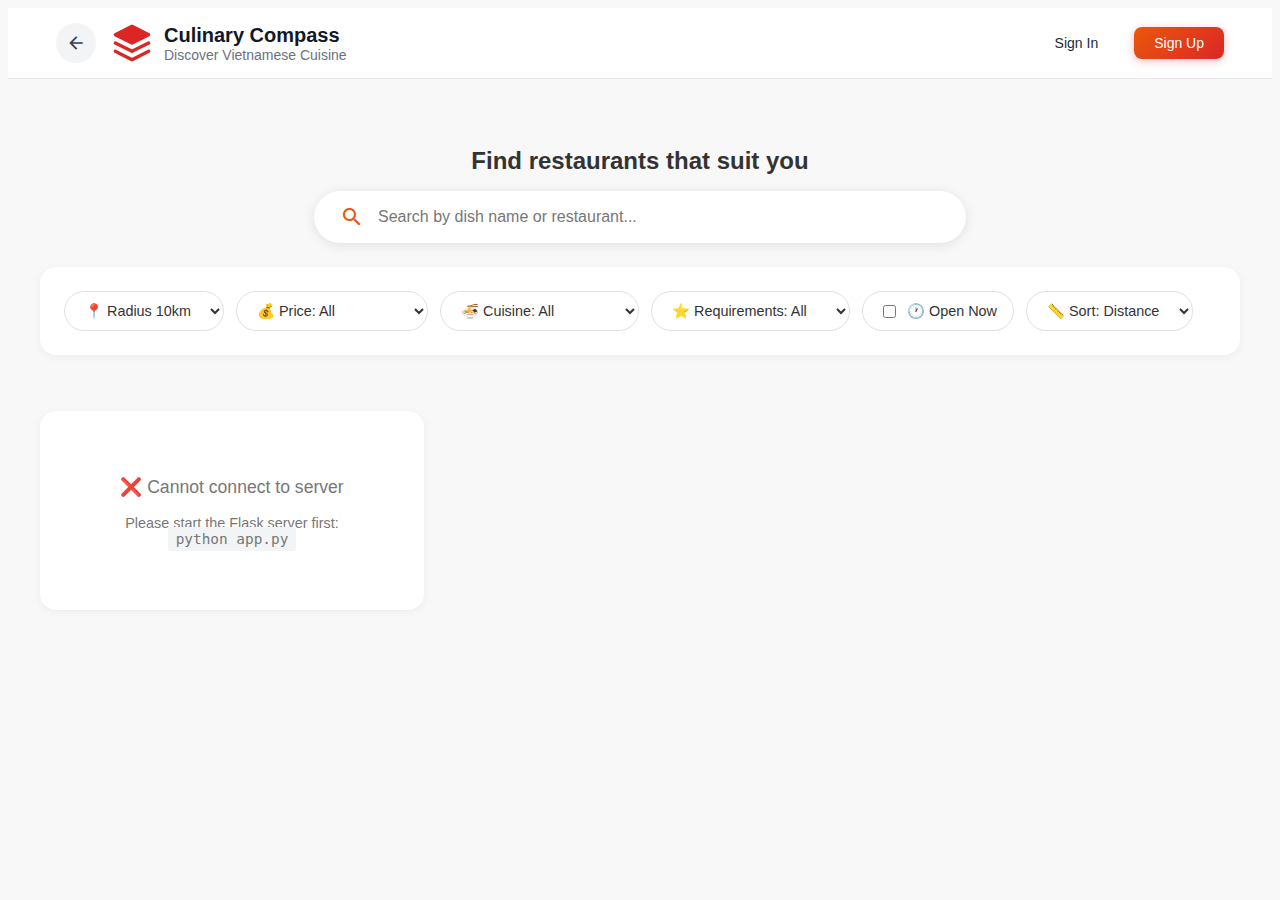
<file: pages/features/search.html>
<!DOCTYPE html>
<html lang="en">
<head>
    <meta charset="UTF-8">
    <meta name="viewport" content="width=device-width, initial-scale=1.0">
    <title>Search Restaurants - Culinary Compass</title>
    <link rel="stylesheet" href="../../assets/css/global.css">
    <link rel="stylesheet" href="../../assets/css/components.css">
    <link href="https://fonts.googleapis.com/icon?family=Material+Icons+Outlined" rel="stylesheet">
    <style>
        :root {
            --primary-color: #EA580C;
            --primary-red: #DC2626;
            --text-color: #333;
            --text-light: #777;
            --bg-color: #F8F8F8;
            --card-bg: #FFFFFF;
            --border-color: #E0E0E0;
            --shadow: 0 2px 8px rgba(0, 0, 0, 0.05);
        }

        body {
            background-color: var(--bg-color);
            font-family: -apple-system, BlinkMacSystemFont, "Segoe UI", Roboto, Helvetica, Arial, sans-serif;
        }

        main {
            max-width: 1200px;
            margin: 0 auto;
            padding: 1rem;
        }

        /* Header */
        .search-header {
            background-color: var(--card-bg);
            padding: 1rem;
            border-bottom: 1px solid var(--border-color);
            position: sticky;
            top: 0;
            z-index: 100;
            margin: -1rem -1rem 2rem -1rem;
        }

        .header-content {
            display: flex;
            justify-content: space-between;
            align-items: center;
            max-width: 1200px;
            margin: 0 auto;
            padding: 0 1rem;
        }

        .back-button {
            display: flex;
            align-items: center;
            gap: 0.5rem;
            background: none;
            border: none;
            color: var(--text-color);
            cursor: pointer;
            font-size: 1rem;
            padding: 0.5rem;
            border-radius: 8px;
            transition: background 0.3s;
        }

        .back-button:hover {
            background: #F3F4F6;
        }

        .header-title {
            font-size: 1.25rem;
            color: var(--primary-color);
            margin: 0;
            font-weight: 600;
        }

        /* Search Container */
        .search-container {
            text-align: center;
            margin-bottom: 1.5rem;
        }

        .search-container h2 {
            font-size: 1.5rem;
            font-weight: 600;
            color: var(--text-color);
            margin-bottom: 1rem;
        }

        .search-bar {
            display: flex;
            align-items: center;
            background-color: #FFFFFF;
            border-radius: 50px;
            padding: 0.75rem 1.5rem;
            max-width: 600px;
            margin: 0 auto;
            box-shadow: 0 2px 12px rgba(0, 0, 0, 0.1);
            border: 2px solid transparent;
            transition: all 0.3s ease;
        }

        .search-bar:focus-within {
            border-color: var(--primary-color);
            box-shadow: 0 4px 16px rgba(234, 88, 12, 0.2);
        }

        .search-bar .material-icons-outlined {
            color: var(--primary-color);
            margin-right: 0.75rem;
            font-size: 24px;
        }

        .search-bar input {
            border: none;
            outline: none;
            background: none;
            width: 100%;
            font-size: 1rem;
            color: var(--text-color);
        }

        .search-bar input::placeholder {
            color: var(--text-light);
        }

        /* Filters Container */
        .filters-container {
            display: flex;
            flex-wrap: wrap;
            gap: 0.75rem;
            margin-bottom: 2rem;
            align-items: center;
            background: white;
            padding: 1.5rem;
            border-radius: 16px;
            box-shadow: var(--shadow);
        }

        .filter-select {
            padding: 0.6rem 1rem;
            border: 1px solid var(--border-color);
            border-radius: 50px;
            background-color: white;
            font-size: 0.9rem;
            cursor: pointer;
            transition: all 0.3s ease;
            color: var(--text-color);
        }

        .filter-select:hover {
            border-color: var(--primary-color);
            background-color: #FFF7ED;
        }

        .filter-select:focus {
            outline: none;
            border-color: var(--primary-color);
            box-shadow: 0 0 0 3px rgba(234, 88, 12, 0.1);
        }

        .toggle-filter {
            display: flex;
            align-items: center;
            gap: 0.5rem;
            padding: 0.6rem 1rem;
            border-radius: 50px;
            background-color: white;
            border: 1px solid var(--border-color);
            cursor: pointer;
            transition: all 0.3s ease;
        }

        .toggle-filter:hover {
            border-color: var(--primary-color);
            background-color: #FFF7ED;
        }

        .toggle-filter label {
            cursor: pointer;
            font-size: 0.9rem;
            color: var(--text-color);
        }

        .toggle-input {
            cursor: pointer;
        }

        /* Results Container */
        .results-container {
            min-height: 400px;
        }

        .results-header {
            display: flex;
            justify-content: space-between;
            align-items: center;
            margin-bottom: 1.5rem;
        }

        .results-count {
            font-size: 1.1rem;
            font-weight: 600;
            color: var(--text-color);
        }

        /* Loading Spinner */
        .spinner {
            display: none;
            border: 3px solid #f3f3f3;
            border-top: 3px solid var(--primary-color);
            border-radius: 50%;
            width: 50px;
            height: 50px;
            animation: spin 1s linear infinite;
            margin: 4rem auto;
        }

        @keyframes spin {
            0% { transform: rotate(0deg); }
            100% { transform: rotate(360deg); }
        }

        /* Restaurant Grid */
        .restaurant-grid {
            display: grid;
            grid-template-columns: repeat(auto-fill, minmax(320px, 1fr));
            gap: 1.5rem;
        }

        /* Restaurant Card */
        .restaurant-card {
            background-color: var(--card-bg);
            border-radius: 16px;
            overflow: hidden;
            box-shadow: var(--shadow);
            transition: all 0.3s ease;
            cursor: pointer;
        }

        .restaurant-card:hover {
            transform: translateY(-4px);
            box-shadow: 0 8px 24px rgba(0, 0, 0, 0.12);
        }

        .restaurant-image-container {
            position: relative;
            width: 100%;
            height: 200px;
            overflow: hidden;
        }

        .restaurant-image {
            width: 100%;
            height: 200px;
            object-fit: cover;
            background: linear-gradient(135deg, #FFF7ED, #FFEDD5);
        }

        .favorite-heart-btn {
            position: absolute;
            top: 0.75rem;
            right: 0.75rem;
            background: rgba(255, 255, 255, 0.9);
            border: none;
            border-radius: 50%;
            width: 40px;
            height: 40px;
            display: flex;
            align-items: center;
            justify-content: center;
            cursor: pointer;
            transition: all 0.3s ease;
            z-index: 10;
            box-shadow: 0 2px 8px rgba(0, 0, 0, 0.15);
        }

        .favorite-heart-btn:hover {
            background: rgba(255, 255, 255, 1);
            transform: scale(1.1);
            box-shadow: 0 4px 12px rgba(0, 0, 0, 0.2);
        }

        .favorite-heart-btn .material-icons-outlined {
            font-size: 24px;
            color: #999;
            transition: all 0.3s ease;
        }

        .favorite-heart-btn.favorited .material-icons-outlined {
            color: var(--primary-red);
        }

        .favorite-heart-btn.favorited {
            background: rgba(255, 255, 255, 1);
        }

        .restaurant-info {
            padding: 1.25rem;
        }

        .restaurant-name {
            font-size: 1.1rem;
            font-weight: 600;
            color: var(--text-color);
            margin-bottom: 0.5rem;
        }

        .restaurant-rating {
            display: flex;
            align-items: center;
            gap: 0.5rem;
            margin-bottom: 0.75rem;
        }

        .rating-stars {
            color: #FFA500;
            font-size: 1rem;
        }

        .rating-value {
            font-weight: 600;
            color: var(--text-color);
        }

        .restaurant-details {
            display: flex;
            flex-direction: column;
            gap: 0.5rem;
            font-size: 0.9rem;
            color: var(--text-light);
        }

        .detail-row {
            display: flex;
            align-items: center;
            gap: 0.5rem;
        }

        .detail-icon {
            font-size: 18px;
            color: var(--primary-color);
        }

        .restaurant-tags {
            display: flex;
            flex-wrap: wrap;
            gap: 0.5rem;
            margin-top: 0.75rem;
        }

        .tag {
            padding: 0.25rem 0.75rem;
            border-radius: 50px;
            font-size: 0.8rem;
            background: #FFF7ED;
            color: var(--primary-color);
            font-weight: 500;
        }

        .error-message {
            text-align: center;
            padding: 3rem;
            font-size: 1.1rem;
            color: var(--text-light);
            background: white;
            border-radius: 16px;
            box-shadow: var(--shadow);
        }

        .empty-state {
            text-align: center;
            padding: 4rem 2rem;
        }

        .empty-state-icon {
            font-size: 64px;
            color: var(--text-light);
            margin-bottom: 1rem;
        }

        .empty-state-title {
            font-size: 1.5rem;
            font-weight: 600;
            color: var(--text-color);
            margin-bottom: 0.5rem;
        }

        .empty-state-text {
            color: var(--text-light);
            font-size: 1rem;
        }

        /* Responsive */
        @media (max-width: 768px) {
            .filters-container {
                flex-direction: column;
                align-items: stretch;
            }

            .filter-select, .toggle-filter {
                width: 100%;
            }

            .restaurant-grid {
                grid-template-columns: 1fr;
            }

            .header-title {
                font-size: 1rem;
            }
        }
    </style>
</head>
<body>
    <header class="header" style="height: 70px; background: white; border-bottom: 1px solid #e5e7eb; display: flex; align-items: center; position: sticky; top: 0; z-index: 1000; margin-bottom: 2rem;">
        <div class="container" style="max-width: 1200px; margin: 0 auto; padding: 0 1rem; width: 100%;">
            <div class="header-content" style="display: flex; justify-content: space-between; align-items: center; height: 100%;">
                
                <div style="display: flex; align-items: center; gap: 1rem;">
                    <button onclick="goBack()" style="display: flex; align-items: center; justify-content: center; background: #F3F4F6; border: none; cursor: pointer; color: #374151; width: 40px; height: 40px; border-radius: 50%; transition: background 0.2s;">
                        <span class="material-icons-outlined" style="font-size: 20px;">arrow_back</span>
                    </button>
                    
                    <a href="../../index.html" class="logo-container" style="display: flex; align-items: center; gap: 0.75rem; text-decoration: none;">
                        <svg class="logo-icon" viewBox="0 0 24 24" fill="none" xmlns="http://www.w3.org/2000/svg" style="width: 40px; height: 40px;">
                            <path d="M12 2L2 7L12 12L22 7L12 2Z" fill="#DC2626" stroke="#DC2626" stroke-width="2" stroke-linecap="round" stroke-linejoin="round"/>
                            <path d="M2 17L12 22L22 17" stroke="#DC2626" stroke-width="2" stroke-linecap="round" stroke-linejoin="round"/>
                            <path d="M2 12L12 17L22 12" stroke="#DC2626" stroke-width="2" stroke-linecap="round" stroke-linejoin="round"/>
                        </svg>
                        <div class="header-text" style="display: flex; flex-direction: column;">
                            <h1 class="header-title" style="font-size: 1.25rem; font-weight: 700; color: #111827; margin: 0; line-height: 1.2;">Culinary Compass</h1>
                            <p class="header-subtitle" style="font-size: 0.875rem; color: #6B7280; margin: 0;">Discover Vietnamese Cuisine</p>
                        </div>
                    </a>
                </div>
                
                <div class="nav-actions" id="navActions" style="display: flex; align-items: center; gap: 1rem;"></div>
            </div>
        </div>
    </header>

    <main>
        <!-- Search Section -->
        <section class="search-container">
            <h2>Find restaurants that suit you</h2>
            <div class="search-bar">
                <span class="material-icons-outlined">search</span>
                <input type="text" id="search-input" placeholder="Search by dish name or restaurant...">
            </div>
        </section>

        <!-- Filters Section -->
        <section class="filters-container">
            <select id="radius-select" class="filter-select">
                <option value="10">📍 Radius 10km</option>
                <option value="5">📍 Radius 5km</option>
                <option value="2">📍 Radius 2km</option>
                <option value="1">📍 Radius 1km</option>
            </select>

            <select id="price-select" class="filter-select">
                <option value="">💰 Price: All</option>
                <option value="low">💰 Low (under 25k)</option>
                <option value="mid">💰 Medium (25k-50k)</option>
                <option value="high">💰 High (over 50k)</option>
            </select>

            <select id="cuisine-select" class="filter-select">
                <option value="">🍜 Cuisine: All</option>
                <option value="Noodle">🍜 Phở / Bún / Hủ tiếu</option>
                <option value="Rice">🍚 Rice</option>
                <option value="Sandwich">🥖 Bánh mì</option>
                <option value="Pancake">🥞 Bánh xèo</option>
                <option value="Appetizer">🍢 Appetizer</option>
                <option value="Dessert">🍰 Dessert</option>
            </select>

            <select id="special-select" class="filter-select">
                <option value="">⭐ Requirements: All</option>
                <option value="Popular">⭐ Popular</option>
                <option value="Vegan options">🌱 Vegetarian Options</option>
            </select>
            
            <div class="toggle-filter">
                <input type="checkbox" id="open-now-toggle" class="toggle-input">
                <label for="open-now-toggle">🕐 Open Now</label>
            </div>

            <select id="sort-by-select" class="filter-select">
                <option value="distance">📏 Sort: Distance</option>
                <option value="rating">⭐ Sort: Rating</option>
            </select>
        </section>

        <!-- Results Section -->
        <section class="results-container">
            <div class="results-header">
                <div class="results-count" id="results-count"></div>
            </div>
            
            <div id="loading-spinner" class="spinner"></div>
            
            <div id="restaurant-list" class="restaurant-grid">
                <!-- Empty state -->
                <div class="empty-state" id="empty-state">
                    <div class="empty-state-icon">🔍</div>
                    <h3 class="empty-state-title">Start Searching</h3>
                    <p class="empty-state-text">Enter a dish name or restaurant to start searching</p>
                </div>
            </div>
        </section>
    </main>

    <!-- Scripts -->
    <script src="../../assets/js/auth.js"></script>
    <script src="../../assets/js/favorites.js"></script>
    <script>
        
        // Back button
        function goBack() {
            window.history.back();
        }

        // Search functionality
        document.addEventListener('DOMContentLoaded', () => {
            const searchInput = document.getElementById('search-input');
            const openNowToggle = document.getElementById('open-now-toggle');
            const sortBySelect = document.getElementById('sort-by-select');
            const radiusSelect = document.getElementById('radius-select');
            const priceSelect = document.getElementById('price-select');
            const cuisineSelect = document.getElementById('cuisine-select');
            const specialSelect = document.getElementById('special-select');
            const restaurantList = document.getElementById('restaurant-list');
            const loadingSpinner = document.getElementById('loading-spinner');
            const resultsCount = document.getElementById('results-count');
            const emptyState = document.getElementById('empty-state');

            // Flask API endpoint - change this if your Flask server runs on a different port
            const API_URL = 'http://localhost:5000/api/search';

            // Map URL dish parameter to search terms and cuisines
            const dishMappings = {
                'comtam': { searchTerm: 'Cơm Tấm', cuisine: 'Rice' },
                'pho': { searchTerm: 'Phở', cuisine: 'Noodle' },
                'banhmi': { searchTerm: 'Bánh Mì', cuisine: 'Sandwich' },
                'banhxeo': { searchTerm: 'Bánh Xèo', cuisine: 'Pancake' },
                'bunbo': { searchTerm: 'Bún Bò', cuisine: 'Noodle' },
                'hutieunam': { searchTerm: 'Hủ Tiếu', cuisine: 'Noodle' }
            };

            // Read URL parameters and apply filters
            function applyUrlFilters() {
                const urlParams = new URLSearchParams(window.location.search);
                
                // Handle dish parameter
                const dish = urlParams.get('dish');
                if (dish && dishMappings[dish]) {
                    const mapping = dishMappings[dish];
                    searchInput.value = mapping.searchTerm;
                    
                    // Also set the cuisine filter if available
                    if (mapping.cuisine) {
                        const cuisineOption = Array.from(cuisineSelect.options).find(
                            opt => opt.value === mapping.cuisine
                        );
                        if (cuisineOption) {
                            cuisineSelect.value = mapping.cuisine;
                        }
                    }
                }

                // Handle other optional parameters
                const cuisine = urlParams.get('cuisine');
                if (cuisine) {
                    cuisineSelect.value = cuisine;
                }

                const price = urlParams.get('price');
                if (price) {
                    priceSelect.value = price;
                }

                const radius = urlParams.get('radius');
                if (radius) {
                    radiusSelect.value = radius;
                }

                const special = urlParams.get('special');
                if (special) {
                    specialSelect.value = special;
                }

                const openNow = urlParams.get('openNow');
                if (openNow === 'true') {
                    openNowToggle.checked = true;
                }

                const query = urlParams.get('q');
                if (query) {
                    searchInput.value = query;
                }
            }

            // Apply URL filters before searching
            applyUrlFilters();

            // Auto-search on page load
            searchRestaurants();

            // Event listeners
            searchInput.addEventListener('input', debounce(searchRestaurants, 500));
            radiusSelect.addEventListener('change', searchRestaurants);
            priceSelect.addEventListener('change', searchRestaurants);
            cuisineSelect.addEventListener('change', searchRestaurants);
            specialSelect.addEventListener('change', searchRestaurants);
            openNowToggle.addEventListener('change', searchRestaurants);
            sortBySelect.addEventListener('change', searchRestaurants);

            // Debounce function to limit API calls
            function debounce(func, wait) {
                let timeout;
                return function executedFunction(...args) {
                    const later = () => {
                        clearTimeout(timeout);
                        func(...args);
                    };
                    clearTimeout(timeout);
                    timeout = setTimeout(later, wait);
                };
            }

            // Main search function
            async function searchRestaurants() {
                loadingSpinner.style.display = 'block';
                restaurantList.innerHTML = '';
                emptyState.style.display = 'none';
                resultsCount.textContent = '';

                const queryText = searchInput.value;
                const isOpenNow = openNowToggle.checked;
                const sortBy = sortBySelect.value;
                const radius = radiusSelect.value;
                const priceRange = priceSelect.value;
                const cuisine = cuisineSelect.value;
                const specialFlag = specialSelect.value;

                // Default location: Ho Chi Minh City center
                const userLatitude = 10.7725;
                const userLongitude = 106.6980;

                const searchParams = {
                    queryText: queryText,
                    openNow: isOpenNow,
                    sortBy: sortBy,
                    userLatitude: userLatitude,
                    userLongitude: userLongitude,
                    radiusKm: parseFloat(radius),
                    priceRange: priceRange,
                    cuisines: cuisine ? [cuisine] : [],
                    specialFlags: specialFlag ? [specialFlag] : []
                };

                try {
                    const response = await fetch(API_URL, {
                        method: 'POST',
                        headers: {
                            'Content-Type': 'application/json'
                        },
                        body: JSON.stringify(searchParams)
                    });

                    if (!response.ok) {
                        throw new Error(`HTTP error! status: ${response.status}`);
                    }

                    const restaurants = await response.json();
                    loadingSpinner.style.display = 'none';

                    if (restaurants.length === 0) {
                        showEmptyResults();
                    } else {
                        renderRestaurants(restaurants);
                    }

                } catch (error) {
                    loadingSpinner.style.display = 'none';
                    console.error("Failed to fetch restaurants:", error);
                    showError();
                }
            }

            // Store restaurants globally for access by heart button
            let currentRestaurants = [];

            // Render restaurant cards
            function renderRestaurants(restaurants) {
                resultsCount.textContent = `Found ${restaurants.length} restaurants`;
                
                // Store restaurants for later access
                currentRestaurants = restaurants;
                
                restaurants.forEach(restaurant => {
                    console.log('Restaurant:', restaurant.name, 'Image URL:', restaurant.image_url);
                    const card = createRestaurantCard(restaurant);
                    restaurantList.appendChild(card);
                });
            }

            // Helper function to properly encode UTF-8 strings to base64
            function utf8ToBase64(str) {
                try {
                    // Properly encode UTF-8 strings to base64
                    // encodeURIComponent converts to UTF-8, unescape converts %XX to bytes, then btoa encodes to base64
                    return btoa(unescape(encodeURIComponent(str)));
                } catch (e) {
                    console.error('Error encoding to base64:', e);
                    // Return null to trigger fallback to restaurant ID lookup
                    return null;
                }
            }

            // Helper function to decode base64 to UTF-8 string
            function base64ToUtf8(str) {
                try {
                    return decodeURIComponent(escape(atob(str)));
                } catch (e) {
                    console.error('Error decoding from base64:', e);
                    return null;
                }
            }

            // Create restaurant card element
            function createRestaurantCard(restaurant) {
                const card = document.createElement('div');
                card.className = 'restaurant-card';
                
                const stars = '★'.repeat(Math.floor(restaurant.rating)) + '☆'.repeat(5 - Math.floor(restaurant.rating));
                
                // Fix image URL path - convert to absolute path from page location
                let imageUrl = restaurant.image_url || '../../assets/images/restaurants-img/comtam.png';
                
                // Check if restaurant is favorited (only if user is authenticated)
                let isFavorited = false;
                if (typeof isFavorite === 'function') {
                    // Check authentication first
                    let authenticated = false;
                    if (typeof isAuthenticated === 'function') {
                        authenticated = isAuthenticated();
                    } else if (typeof isLoggedIn === 'function') {
                        authenticated = isLoggedIn();
                    } else {
                        const accessToken = localStorage.getItem('accessToken');
                        const currentUser = localStorage.getItem('currentUser');
                        authenticated = !!(accessToken && currentUser);
                    }
                    
                    if (authenticated) {
                        isFavorited = isFavorite(restaurant.id, 'restaurant');
                    }
                }
                const heartClass = isFavorited ? 'favorited' : '';
                const heartIcon = isFavorited ? 'favorite' : 'favorite_border';
                
                // Store restaurant data in data attribute (properly encode UTF-8 to base64)
                const restaurantJson = JSON.stringify(restaurant);
                const restaurantData = utf8ToBase64(restaurantJson);
                
                // If encoding fails, store restaurant ID and we'll fetch from the restaurants array
                const restaurantId = restaurant.id;
                
                // If path starts with ../../, it's already relative from pages/features/
                // Keep it as is, browser will resolve it correctly
                
                // Store restaurant data - use base64 if available, otherwise store ID
                const dataAttr = restaurantData ? `data-restaurant="${restaurantData}"` : `data-restaurant-id="${restaurantId}"`;
                
                card.innerHTML = `
                    <div class="restaurant-image-container">
                        <img src="${imageUrl}" 
                             alt="${restaurant.name}" 
                             class="restaurant-image"
                             onerror="this.onerror=null; this.style.background='linear-gradient(135deg, #FFF7ED, #FFEDD5)'; this.style.display='flex'; this.style.alignItems='center'; this.style.justifyContent='center'; this.removeAttribute('src'); this.innerHTML='<span style=\\'font-size: 3rem;\\'>🍜</span>';">
                        <button class="favorite-heart-btn ${heartClass}" 
                                ${dataAttr}
                                onclick="event.stopPropagation(); toggleRestaurantFavorite(this, ${restaurantId})"
                                title="${isFavorited ? 'Remove from favorites' : 'Add to favorites'}">
                            <span class="material-icons-outlined">${heartIcon}</span>
                        </button>
                    </div>
                    <div class="restaurant-info">
                        <h3 class="restaurant-name">${restaurant.name}</h3>
                        <div class="restaurant-rating">
                            <span class="rating-stars">${stars}</span>
                            <span class="rating-value">${restaurant.rating.toFixed(1)}</span>
                        </div>
                        <div class="restaurant-details">
                            <div class="detail-row">
                                <span class="material-icons-outlined detail-icon">location_on</span>
                                <span>${restaurant.distance_text}</span>
                            </div>
                            <div class="detail-row">
                                <span class="material-icons-outlined detail-icon">payments</span>
                                <span>${restaurant.price_text}</span>
                            </div>
                            <div class="detail-row">
                                <span class="material-icons-outlined detail-icon">schedule</span>
                                <span>${restaurant.openHours}</span>
                            </div>
                        </div>
                        <div class="restaurant-tags">
                            ${restaurant.cuisines.slice(0, 3).map(cuisine => 
                                `<span class="tag">${cuisine}</span>`
                            ).join('')}
                        </div>
                    </div>
                `;
                
                return card;
            }

            // Show empty results
            function showEmptyResults() {
                emptyState.style.display = 'block';
                emptyState.innerHTML = `
                    <div class="empty-state-icon">😔</div>
                    <h3 class="empty-state-title">No Results Found</h3>
                    <p class="empty-state-text">Try adjusting filters or search differently</p>
                `;
                resultsCount.textContent = '';
            }

            // Show error message
            function showError() {
                restaurantList.innerHTML = `
                    <div class="error-message">
                        <p>❌ Cannot connect to server</p>
                        <p style="font-size: 0.9rem; margin-top: 1rem;">
                            Please start the Flask server first:<br>
                            <code style="background: #f3f4f6; padding: 0.25rem 0.5rem; border-radius: 4px;">python app.py</code>
                        </p>
                    </div>
                `;
                resultsCount.textContent = '';
            }

            // Toggle restaurant favorite
            function toggleRestaurantFavorite(buttonElement, restaurantId) {
                // Check if user is authenticated - try both auth systems
                let authenticated = false;
                
                // Try favorites.js isAuthenticated function
                if (typeof isAuthenticated === 'function') {
                    authenticated = isAuthenticated();
                }
                
                // Also try auth.js isLoggedIn function as fallback
                if (!authenticated && typeof isLoggedIn === 'function') {
                    authenticated = isLoggedIn();
                }
                
                // If still not authenticated, check localStorage directly
                if (!authenticated) {
                    const accessToken = localStorage.getItem('accessToken');
                    const currentUser = localStorage.getItem('currentUser');
                    const isLoggedIn = localStorage.getItem('isLoggedIn');
                    authenticated = !!(accessToken && currentUser) || isLoggedIn === 'true';
                }
                
                if (!authenticated) {
                    if (confirm('Please sign in to add favorites. Would you like to sign in now?')) {
                        window.location.href = '../../pages/signin.html';
                    }
                    return;
                }

                // Get restaurant data - try base64 first, then fallback to ID lookup
                let restaurantData = null;
                try {
                    const restaurantDataStr = buttonElement.getAttribute('data-restaurant');
                    if (restaurantDataStr) {
                        // Decode from base64
                        const decoded = base64ToUtf8(restaurantDataStr);
                        if (decoded) {
                            restaurantData = JSON.parse(decoded);
                        }
                    }
                    
                    // Fallback: find restaurant by ID from current restaurants
                    if (!restaurantData && restaurantId && currentRestaurants) {
                        restaurantData = currentRestaurants.find(r => r.id === restaurantId);
                    }
                    
                    if (!restaurantData) {
                        console.error('Restaurant data not found');
                        return;
                    }

                // Prepare restaurant data for favorites
                const favoriteData = {
                    id: restaurantData.id,
                    name: restaurantData.name,
                    type: 'restaurant',
                    rating: restaurantData.rating,
                    price_text: restaurantData.price_text,
                    image_url: restaurantData.image_url,
                    address: restaurantData.address || '',
                    description: restaurantData.description || ''
                };

                    // Toggle favorite
                    if (typeof toggleFavorite === 'function') {
                        const isNowFavorited = toggleFavorite(favoriteData);
                        
                        // Update the heart button state
                        const heartIcon = buttonElement.querySelector('.material-icons-outlined');
                        if (heartIcon) {
                            if (isNowFavorited) {
                                buttonElement.classList.add('favorited');
                                heartIcon.textContent = 'favorite';
                                buttonElement.title = 'Remove from favorites';
                            } else {
                                buttonElement.classList.remove('favorited');
                                heartIcon.textContent = 'favorite_border';
                                buttonElement.title = 'Add to favorites';
                            }
                        }
                    }
                } catch (error) {
                    console.error('Error toggling favorite:', error);
                    alert('An error occurred while updating favorites. Please try again.');
                }
            }

            // Make functions globally accessible
            window.searchRestaurants = searchRestaurants;
            window.toggleRestaurantFavorite = toggleRestaurantFavorite;
        });
    </script>
</body>
</html>
</file>
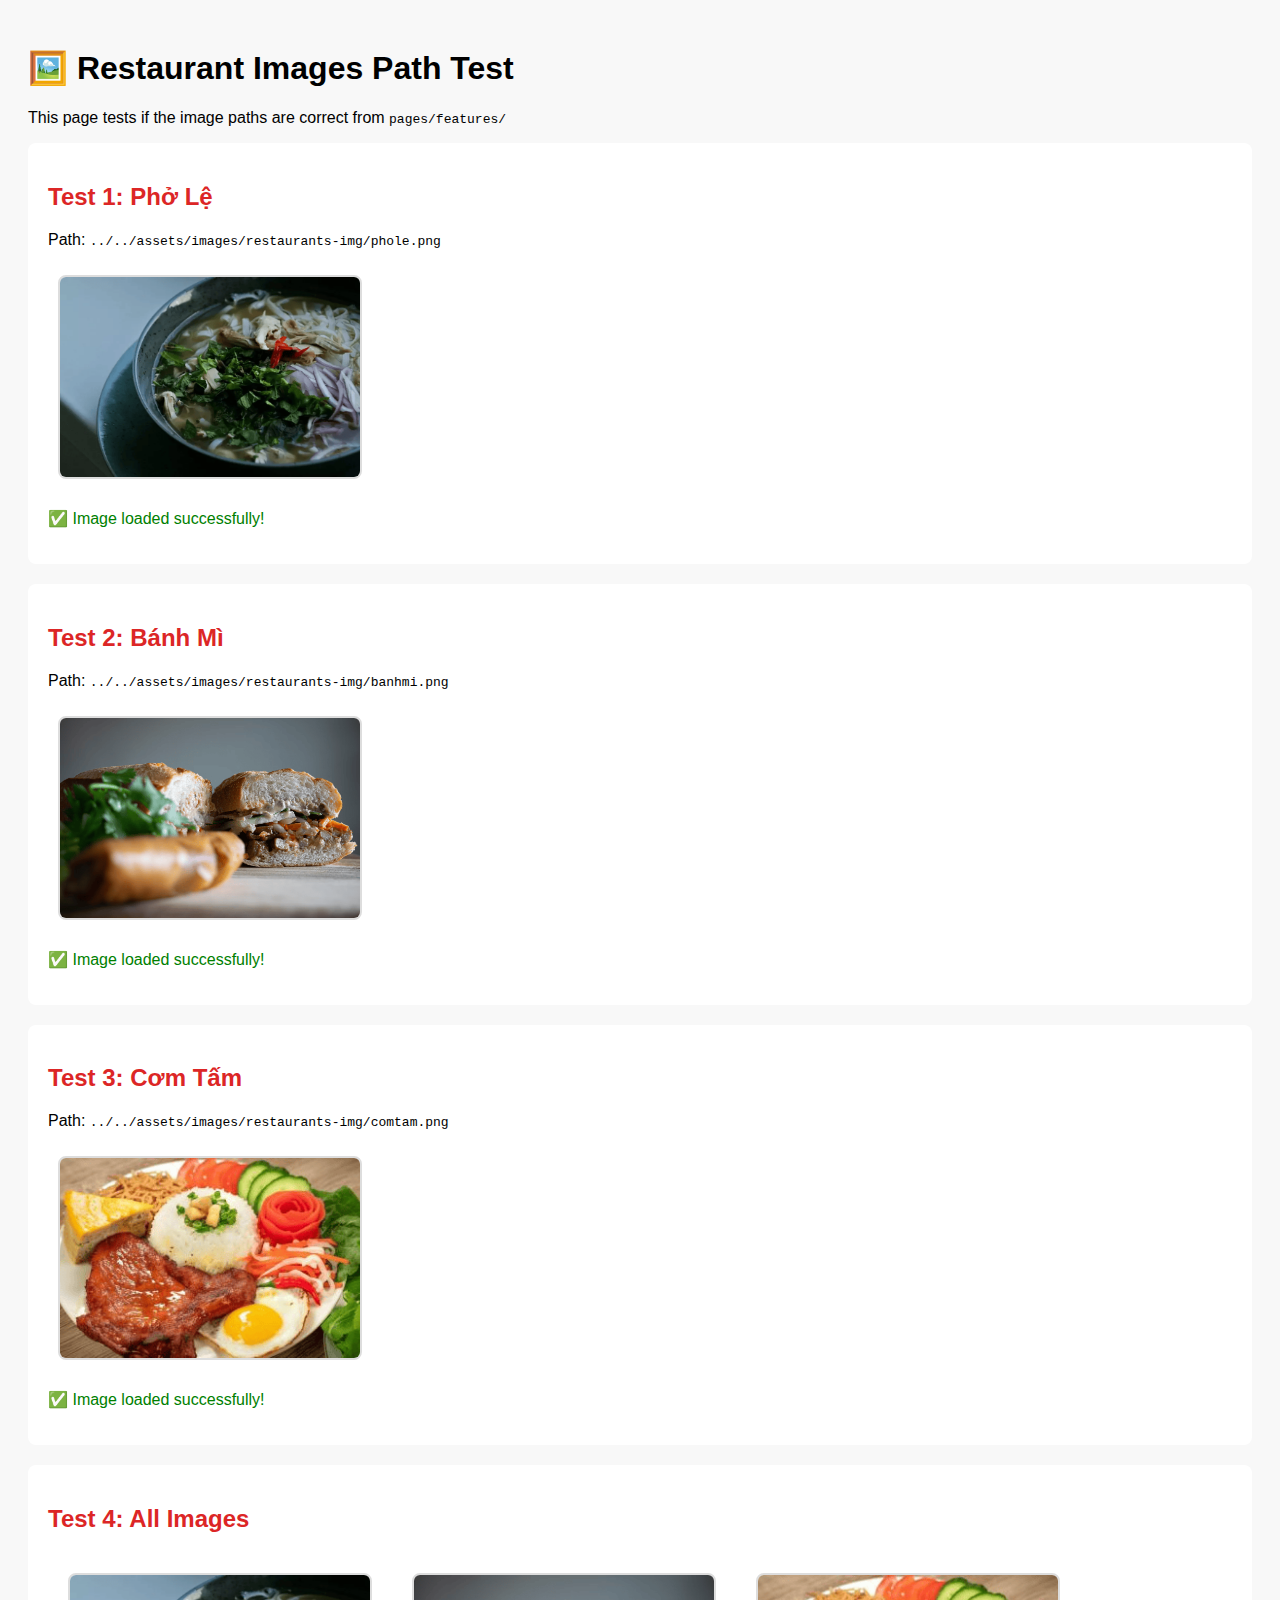
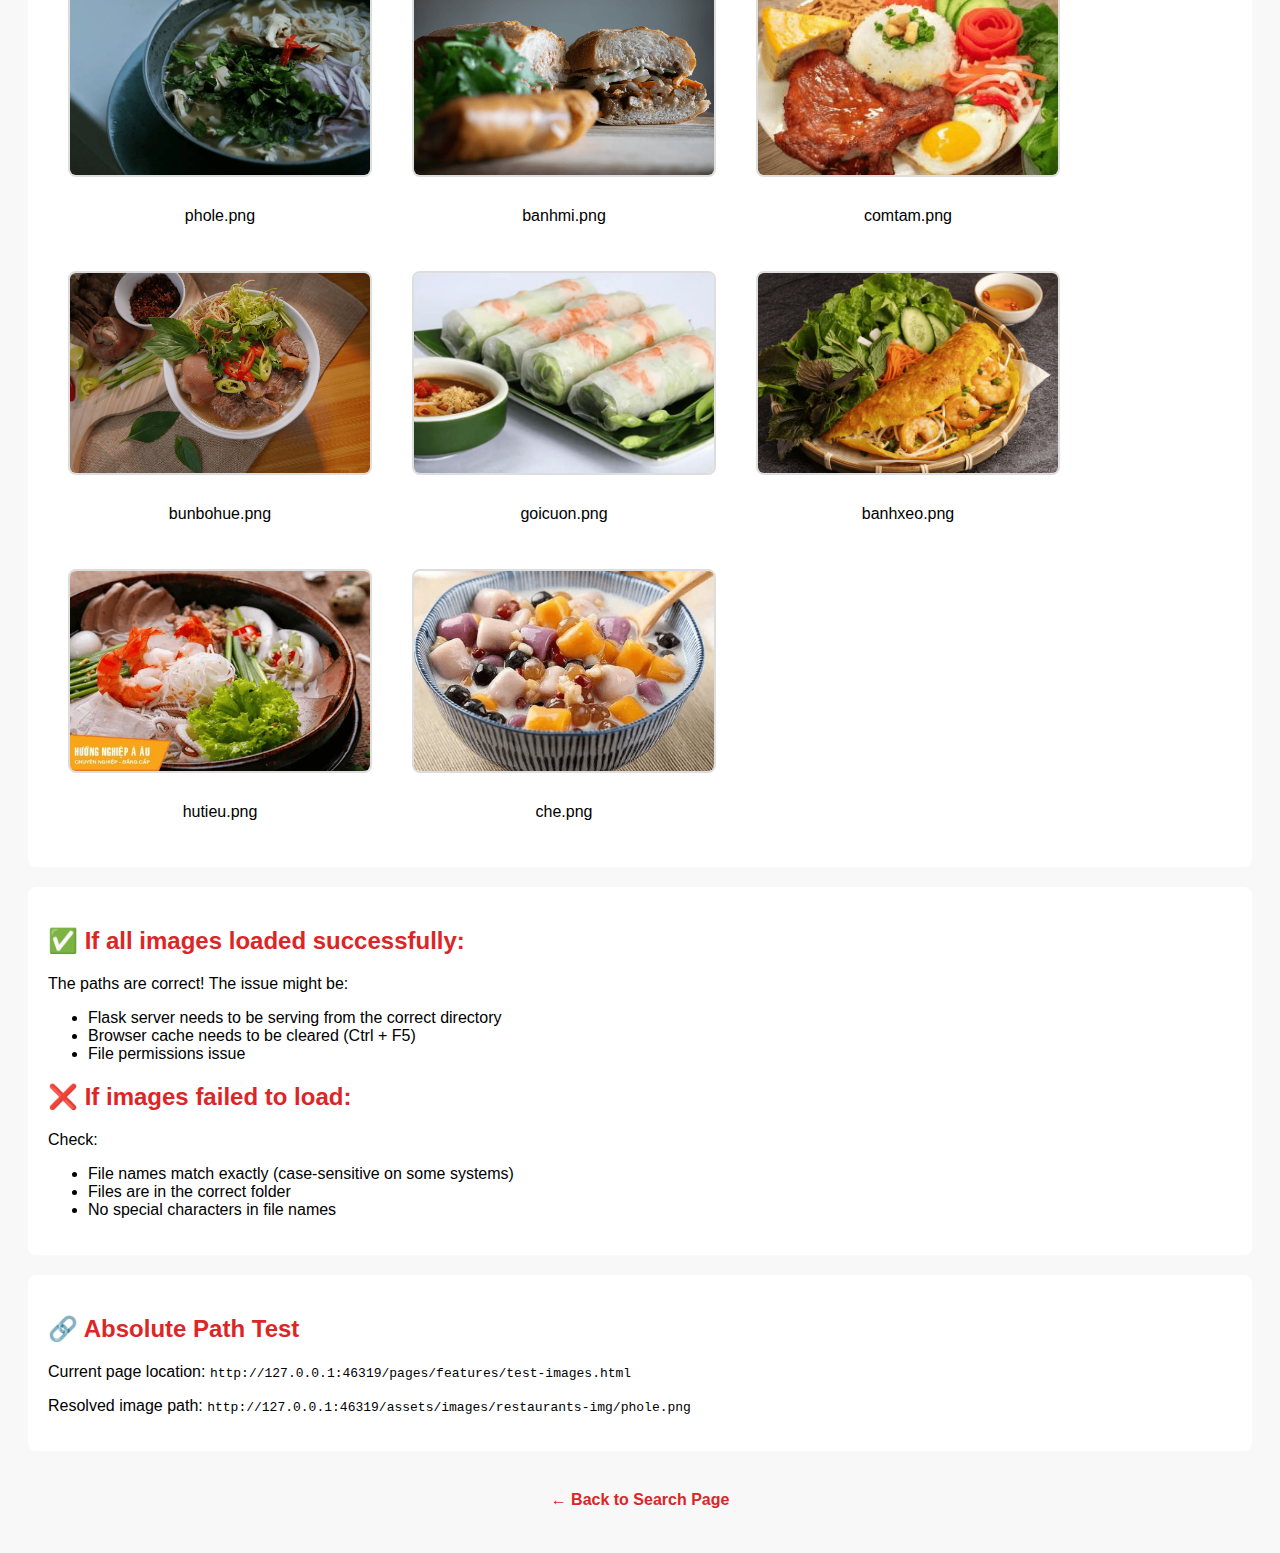
<file: pages/features/test-images.html>
<!DOCTYPE html>
<html lang="vi">
<head>
    <meta charset="UTF-8">
    <meta name="viewport" content="width=device-width, initial-scale=1.0">
    <title>Test Images</title>
    <style>
        body {
            font-family: Arial, sans-serif;
            padding: 20px;
            background: #f8f8f8;
        }
        .test-container {
            background: white;
            padding: 20px;
            border-radius: 8px;
            margin-bottom: 20px;
        }
        .test-image {
            width: 300px;
            height: 200px;
            object-fit: cover;
            border: 2px solid #ddd;
            border-radius: 8px;
            margin: 10px;
        }
        h2 { color: #DC2626; }
        .success { color: green; }
        .error { color: red; }
    </style>
</head>
<body>
    <h1>🖼️ Restaurant Images Path Test</h1>
    <p>This page tests if the image paths are correct from <code>pages/features/</code></p>
    
    <div class="test-container">
        <h2>Test 1: Phở Lệ</h2>
        <p>Path: <code>../../assets/images/restaurants-img/phole.png</code></p>
        <img src="../../assets/images/restaurants-img/phole.png" 
             alt="Phở Lệ" 
             class="test-image"
             onload="this.nextElementSibling.className='success'; this.nextElementSibling.textContent='✅ Image loaded successfully!'"
             onerror="this.nextElementSibling.className='error'; this.nextElementSibling.textContent='❌ Image failed to load!'">
        <p class="">Loading...</p>
    </div>

    <div class="test-container">
        <h2>Test 2: Bánh Mì</h2>
        <p>Path: <code>../../assets/images/restaurants-img/banhmi.png</code></p>
        <img src="../../assets/images/restaurants-img/banhmi.png" 
             alt="Bánh Mì" 
             class="test-image"
             onload="this.nextElementSibling.className='success'; this.nextElementSibling.textContent='✅ Image loaded successfully!'"
             onerror="this.nextElementSibling.className='error'; this.nextElementSibling.textContent='❌ Image failed to load!'">
        <p class="">Loading...</p>
    </div>

    <div class="test-container">
        <h2>Test 3: Cơm Tấm</h2>
        <p>Path: <code>../../assets/images/restaurants-img/comtam.png</code></p>
        <img src="../../assets/images/restaurants-img/comtam.png" 
             alt="Cơm Tấm" 
             class="test-image"
             onload="this.nextElementSibling.className='success'; this.nextElementSibling.textContent='✅ Image loaded successfully!'"
             onerror="this.nextElementSibling.className='error'; this.nextElementSibling.textContent='❌ Image failed to load!'">
        <p class="">Loading...</p>
    </div>

    <div class="test-container">
        <h2>Test 4: All Images</h2>
        <div style="display: flex; flex-wrap: wrap;">
            <div style="margin: 10px; text-align: center;">
                <img src="../../assets/images/restaurants-img/phole.png" class="test-image" alt="Phở">
                <p>phole.png</p>
            </div>
            <div style="margin: 10px; text-align: center;">
                <img src="../../assets/images/restaurants-img/banhmi.png" class="test-image" alt="Bánh Mì">
                <p>banhmi.png</p>
            </div>
            <div style="margin: 10px; text-align: center;">
                <img src="../../assets/images/restaurants-img/comtam.png" class="test-image" alt="Cơm Tấm">
                <p>comtam.png</p>
            </div>
            <div style="margin: 10px; text-align: center;">
                <img src="../../assets/images/restaurants-img/bunbohue.png" class="test-image" alt="Bún Bò Huế">
                <p>bunbohue.png</p>
            </div>
            <div style="margin: 10px; text-align: center;">
                <img src="../../assets/images/restaurants-img/goicuon.png" class="test-image" alt="Gỏi Cuốn">
                <p>goicuon.png</p>
            </div>
            <div style="margin: 10px; text-align: center;">
                <img src="../../assets/images/restaurants-img/banhxeo.png" class="test-image" alt="Bánh Xèo">
                <p>banhxeo.png</p>
            </div>
            <div style="margin: 10px; text-align: center;">
                <img src="../../assets/images/restaurants-img/hutieu.png" class="test-image" alt="Hủ Tiếu">
                <p>hutieu.png</p>
            </div>
            <div style="margin: 10px; text-align: center;">
                <img src="../../assets/images/restaurants-img/che.png" class="test-image" alt="Chè">
                <p>che.png</p>
            </div>
        </div>
    </div>

    <div class="test-container">
        <h2>✅ If all images loaded successfully:</h2>
        <p>The paths are correct! The issue might be:</p>
        <ul>
            <li>Flask server needs to be serving from the correct directory</li>
            <li>Browser cache needs to be cleared (Ctrl + F5)</li>
            <li>File permissions issue</li>
        </ul>
        
        <h2>❌ If images failed to load:</h2>
        <p>Check:</p>
        <ul>
            <li>File names match exactly (case-sensitive on some systems)</li>
            <li>Files are in the correct folder</li>
            <li>No special characters in file names</li>
        </ul>
    </div>

    <div class="test-container">
        <h2>🔗 Absolute Path Test</h2>
        <p>Current page location: <code id="current-url"></code></p>
        <p>Resolved image path: <code id="resolved-path"></code></p>
        <script>
            document.getElementById('current-url').textContent = window.location.href;
            const img = document.createElement('img');
            img.src = '../../assets/images/restaurants-img/phole.png';
            document.getElementById('resolved-path').textContent = img.src;
        </script>
    </div>

    <p style="margin-top: 40px; text-align: center;">
        <a href="search.html" style="color: #DC2626; text-decoration: none; font-weight: bold;">
            ← Back to Search Page
        </a>
    </p>
</body>
</html>
</file>
<file: assets/css/global.css>
@custom-variant dark (&:is(.dark *));

:root {
  --font-size: 16px;
  --background: #ffffff;
  --foreground: oklch(0.145 0 0);
  --card: #ffffff;
  --card-foreground: oklch(0.145 0 0);
  --popover: oklch(1 0 0);
  --popover-foreground: oklch(0.145 0 0);
  --primary: #030213;
  --primary-foreground: oklch(1 0 0);
  --secondary: oklch(0.95 0.0058 264.53);
  --secondary-foreground: #030213;
  --muted: #ececf0;
  --muted-foreground: #717182;
  --accent: #e9ebef;
  --accent-foreground: #030213;
  --destructive: #d4183d;
  --destructive-foreground: #ffffff;
  --border: rgba(0, 0, 0, 0.1);
  --input: transparent;
  --input-background: #f3f3f5;
  --switch-background: #cbced4;
  --font-weight-medium: 500;
  --font-weight-normal: 400;
  --ring: oklch(0.708 0 0);
  --chart-1: oklch(0.646 0.222 41.116);
  --chart-2: oklch(0.6 0.118 184.704);
  --chart-3: oklch(0.398 0.07 227.392);
  --chart-4: oklch(0.828 0.189 84.429);
  --chart-5: oklch(0.769 0.188 70.08);
  --radius: 0.625rem;
  --sidebar: oklch(0.985 0 0);
  --sidebar-foreground: oklch(0.145 0 0);
  --sidebar-primary: #030213;
  --sidebar-primary-foreground: oklch(0.985 0 0);
  --sidebar-accent: oklch(0.97 0 0);
  --sidebar-accent-foreground: oklch(0.205 0 0);
  --sidebar-border: oklch(0.922 0 0);
  --sidebar-ring: oklch(0.708 0 0);
}

.dark {
  --background: oklch(0.145 0 0);
  --foreground: oklch(0.985 0 0);
  --card: oklch(0.145 0 0);
  --card-foreground: oklch(0.985 0 0);
  --popover: oklch(0.145 0 0);
  --popover-foreground: oklch(0.985 0 0);
  --primary: oklch(0.985 0 0);
  --primary-foreground: oklch(0.205 0 0);
  --secondary: oklch(0.269 0 0);
  --secondary-foreground: oklch(0.985 0 0);
  --muted: oklch(0.269 0 0);
  --muted-foreground: oklch(0.708 0 0);
  --accent: oklch(0.269 0 0);
  --accent-foreground: oklch(0.985 0 0);
  --destructive: oklch(0.396 0.141 25.723);
  --destructive-foreground: oklch(0.637 0.237 25.331);
  --border: oklch(0.269 0 0);
  --input: oklch(0.269 0 0);
  --ring: oklch(0.439 0 0);
  --font-weight-medium: 500;
  --font-weight-normal: 400;
  --chart-1: oklch(0.488 0.243 264.376);
  --chart-2: oklch(0.696 0.17 162.48);
  --chart-3: oklch(0.769 0.188 70.08);
  --chart-4: oklch(0.627 0.265 303.9);
  --chart-5: oklch(0.645 0.246 16.439);
  --sidebar: oklch(0.205 0 0);
  --sidebar-foreground: oklch(0.985 0 0);
  --sidebar-primary: oklch(0.488 0.243 264.376);
  --sidebar-primary-foreground: oklch(0.985 0 0);
  --sidebar-accent: oklch(0.269 0 0);
  --sidebar-accent-foreground: oklch(0.985 0 0);
  --sidebar-border: oklch(0.269 0 0);
  --sidebar-ring: oklch(0.439 0 0);
}

@theme inline {
  --color-background: var(--background);
  --color-foreground: var(--foreground);
  --color-card: var(--card);
  --color-card-foreground: var(--card-foreground);
  --color-popover: var(--popover);
  --color-popover-foreground: var(--popover-foreground);
  --color-primary: var(--primary);
  --color-primary-foreground: var(--primary-foreground);
  --color-secondary: var(--secondary);
  --color-secondary-foreground: var(--secondary-foreground);
  --color-muted: var(--muted);
  --color-muted-foreground: var(--muted-foreground);
  --color-accent: var(--accent);
  --color-accent-foreground: var(--accent-foreground);
  --color-destructive: var(--destructive);
  --color-destructive-foreground: var(--destructive-foreground);
  --color-border: var(--border);
  --color-input: var(--input);
  --color-input-background: var(--input-background);
  --color-switch-background: var(--switch-background);
  --color-ring: var(--ring);
  --color-chart-1: var(--chart-1);
  --color-chart-2: var(--chart-2);
  --color-chart-3: var(--chart-3);
  --color-chart-4: var(--chart-4);
  --color-chart-5: var(--chart-5);
  --radius-sm: calc(var(--radius) - 4px);
  --radius-md: calc(var(--radius) - 2px);
  --radius-lg: var(--radius);
  --radius-xl: calc(var(--radius) + 4px);
  --color-sidebar: var(--sidebar);
  --color-sidebar-foreground: var(--sidebar-foreground);
  --color-sidebar-primary: var(--sidebar-primary);
  --color-sidebar-primary-foreground: var(--sidebar-primary-foreground);
  --color-sidebar-accent: var(--sidebar-accent);
  --color-sidebar-accent-foreground: var(--sidebar-accent-foreground);
  --color-sidebar-border: var(--sidebar-border);
  --color-sidebar-ring: var(--sidebar-ring);
}

@layer base {
  * {
    @apply border-border outline-ring/50;
  }

  body {
    @apply bg-background text-foreground;
  }
}

/**
 * Base typography. This is not applied to elements which have an ancestor with a Tailwind text class.
 */
@layer base {
  :where(:not(:has([class*=" text-"]), :not(:has([class^="text-"])))) {
    h1 {
      font-size: var(--text-2xl);
      font-weight: var(--font-weight-medium);
      line-height: 1.5;
    }

    h2 {
      font-size: var(--text-xl);
      font-weight: var(--font-weight-medium);
      line-height: 1.5;
    }

    h3 {
      font-size: var(--text-lg);
      font-weight: var(--font-weight-medium);
      line-height: 1.5;
    }

    h4 {
      font-size: var(--text-base);
      font-weight: var(--font-weight-medium);
      line-height: 1.5;
    }

    p {
      font-size: var(--text-base);
      font-weight: var(--font-weight-normal);
      line-height: 1.5;
    }

    label {
      font-size: var(--text-base);
      font-weight: var(--font-weight-medium);
      line-height: 1.5;
    }

    button {
      font-size: var(--text-base);
      font-weight: var(--font-weight-medium);
      line-height: 1.5;
    }

    input {
      font-size: var(--text-base);
      font-weight: var(--font-weight-normal);
      line-height: 1.5;
    }
  }
}

html {
  font-size: var(--font-size);
}
</file>
<file: assets/css/components.css>
/* ============================================
   REUSABLE COMPONENTS
   Shared component styles across all pages
   ============================================ */

/* Buttons */
.btn {
    padding: 0.75rem 1.5rem;
    border-radius: 8px;
    font-weight: 600;
    cursor: pointer;
    transition: all 0.3s ease;
    border: none;
    font-family: inherit;
}

.btn-primary {
    background: linear-gradient(135deg, #EA580C, #DC2626);
    color: white;
    box-shadow: 0 4px 12px rgba(220, 38, 38, 0.3);
}

.btn-primary:hover {
    transform: translateY(-2px);
    box-shadow: 0 6px 20px rgba(220, 38, 38, 0.4);
}

.btn-secondary {
    background: white;
    color: #1F2937;
    border: 2px solid #E5E7EB;
}

.btn-secondary:hover {
    background: #F9FAFB;
    border-color: #DC2626;
}

/* Cards */
.card {
    background: white;
    border-radius: 16px;
    box-shadow: 0 4px 20px rgba(0, 0, 0, 0.1);
    overflow: hidden;
    transition: all 0.3s ease;
}

.card:hover {
    transform: translateY(-4px);
    box-shadow: 0 8px 30px rgba(0, 0, 0, 0.15);
}

.card-image {
    width: 100%;
    height: 100%;
    object-fit: cover;
}

.card-content {
    padding: 1.5rem;
}

/* Tags */
.tag {
    display: inline-block;
    padding: 0.375rem 0.875rem;
    border-radius: 50px;
    font-size: 0.875rem;
    font-weight: 500;
    transition: all 0.2s ease;
}

.tag-yellow {
    background: #FEF3C7;
    color: #D97706;
}

.tag-orange {
    background: #FED7AA;
    color: #EA580C;
}

.tag-red {
    background: #FEE2E2;
    color: #DC2626;
}

.tag:hover {
    transform: scale(1.05);
}

/* Modals */
.modal {
    display: none;
    position: fixed;
    inset: 0;
    z-index: 9999;
    animation: fadeIn 0.3s ease;
}

.modal.active {
    display: block;
}

.modal-overlay {
    position: absolute;
    inset: 0;
    background: rgba(0, 0, 0, 0.8);
    backdrop-filter: blur(5px);
}

.modal-content {
    position: absolute;
    top: 50%;
    left: 50%;
    transform: translate(-50%, -50%);
    background: white;
    border-radius: 24px;
    max-width: 90%;
    max-height: 90vh;
    overflow-y: auto;
    box-shadow: 0 20px 60px rgba(0, 0, 0, 0.3);
    animation: scaleIn 0.4s cubic-bezier(0.68, -0.55, 0.265, 1.55);
}

.modal-close {
    position: absolute;
    top: 1rem;
    right: 1rem;
    width: 40px;
    height: 40px;
    border-radius: 50%;
    background: rgba(255, 255, 255, 0.9);
    border: none;
    cursor: pointer;
    display: flex;
    align-items: center;
    justify-content: center;
    transition: all 0.3s ease;
    z-index: 10;
}

.modal-close:hover {
    background: #DC2626;
    color: white;
    transform: rotate(90deg);
}

/* Navigation */
.navbar {
    background: rgba(255, 255, 255, 0.95);
    backdrop-filter: blur(10px);
    box-shadow: 0 2px 10px rgba(0, 0, 0, 0.1);
    position: sticky;
    top: 0;
    z-index: 1000;
}

.nav-content {
    display: flex;
    align-items: center;
    justify-content: space-between;
    padding: 1rem 0;
}

.nav-links {
    display: flex;
    list-style: none;
    gap: 2rem;
}

.nav-links a {
    text-decoration: none;
    color: #1F2937;
    font-weight: 500;
    transition: color 0.3s ease;
}

.nav-links a:hover {
    color: #DC2626;
}

.nav-actions {
    display: flex;
    gap: 1rem;
    align-items: center;
}

.nav-login,
.nav-register {
    text-decoration: none;
    padding: 0.5rem 1.25rem;
    border-radius: 8px;
    font-weight: 500;
    transition: all 0.3s ease;
    font-size: 0.875rem;
}

.nav-login {
    color: #1F2937;
}

.nav-login:hover {
    background: #F3F4F6;
}

.nav-register {
    background: linear-gradient(135deg, #EA580C, #DC2626);
    color: white;
    box-shadow: 0 2px 8px rgba(220, 38, 38, 0.3);
}

.nav-register:hover {
    transform: translateY(-2px);
    box-shadow: 0 4px 12px rgba(220, 38, 38, 0.4);
}

/* Footer */
.footer {
    background: #374151;
    color: white;
    padding: 3rem 0 2rem;
}

.footer-content {
    display: grid;
    grid-template-columns: repeat(auto-fit, minmax(200px, 1fr));
    gap: 2rem;
}

.footer-links {
    list-style: none;
}

.footer-links a {
    color: #D1D5DB;
    text-decoration: none;
    font-size: 0.875rem;
    transition: color 0.3s ease;
}

.footer-links a:hover {
    color: white;
}

/* Notifications */
.notification-toast {
    position: fixed;
    top: 100px;
    right: 20px;
    background: linear-gradient(135deg, #EA580C, #DC2626);
    color: white;
    padding: 1rem 1.5rem;
    border-radius: 12px;
    box-shadow: 0 8px 24px rgba(220, 38, 38, 0.3);
    font-weight: 600;
    z-index: 10000;
    animation: slideInRight 0.4s ease;
}

/* Loading Spinner */
.spinner {
    border: 3px solid #f3f3f3;
    border-top: 3px solid #DC2626;
    border-radius: 50%;
    width: 40px;
    height: 40px;
    animation: spin 1s linear infinite;
}

@keyframes spin {
    0% { transform: rotate(0deg); }
    100% { transform: rotate(360deg); }
}

/* User Account Menu */
.user-menu-container {
    position: relative;
}

.user-account-btn {
    display: flex;
    align-items: center;
    gap: 0.5rem;
    padding: 0.5rem 1rem;
    background: white;
    border: 1px solid #E5E7EB;
    border-radius: 50px;
    cursor: pointer;
    transition: all 0.3s ease;
    font-family: inherit;
}

.user-account-btn:hover {
    background: #F9FAFB;
    border-color: #DC2626;
    transform: translateY(-1px);
    box-shadow: 0 2px 8px rgba(220, 38, 38, 0.1);
}

.user-avatar-small {
    width: 32px;
    height: 32px;
    border-radius: 50%;
    background: linear-gradient(135deg, #EA580C, #DC2626);
    color: white;
    display: flex;
    align-items: center;
    justify-content: center;
    font-weight: 600;
    font-size: 0.875rem;
}

.user-name-text {
    font-weight: 500;
    color: #1F2937;
    max-width: 120px;
    overflow: hidden;
    text-overflow: ellipsis;
    white-space: nowrap;
}

.dropdown-arrow {
    width: 16px;
    height: 16px;
    transition: transform 0.3s ease;
}

.user-account-btn:hover .dropdown-arrow {
    transform: translateY(2px);
}

/* Account Dropdown */
.account-dropdown {
    position: absolute;
    top: calc(100% + 8px);
    right: 0;
    width: 280px;
    background: white;
    border-radius: 12px;
    box-shadow: 0 8px 24px rgba(0, 0, 0, 0.15);
    opacity: 0;
    visibility: hidden;
    transform: translateY(-10px);
    transition: all 0.3s cubic-bezier(0.4, 0, 0.2, 1);
    z-index: 1000;
    border: 1px solid #E5E7EB;
}

.account-dropdown.active {
    opacity: 1;
    visibility: visible;
    transform: translateY(0);
}

.dropdown-header {
    display: flex;
    align-items: center;
    gap: 0.75rem;
    padding: 1rem;
    background: linear-gradient(135deg, #FEF3C7 0%, #FED7AA 100%);
    border-radius: 12px 12px 0 0;
}

.dropdown-avatar {
    width: 48px;
    height: 48px;
    border-radius: 50%;
    background: linear-gradient(135deg, #EA580C, #DC2626);
    color: white;
    display: flex;
    align-items: center;
    justify-content: center;
    font-weight: 700;
    font-size: 1.25rem;
    flex-shrink: 0;
}

.dropdown-user-info {
    flex: 1;
    min-width: 0;
}

.dropdown-username {
    font-weight: 600;
    color: #1F2937;
    margin: 0 0 0.25rem 0;
    font-size: 0.875rem;
    overflow: hidden;
    text-overflow: ellipsis;
    white-space: nowrap;
}

.dropdown-email {
    color: #6B7280;
    margin: 0;
    font-size: 0.75rem;
    overflow: hidden;
    text-overflow: ellipsis;
    white-space: nowrap;
}

.dropdown-divider {
    height: 1px;
    background: #E5E7EB;
    margin: 0.5rem 0;
}

.dropdown-item {
    display: flex;
    align-items: center;
    gap: 0.75rem;
    padding: 0.75rem 1rem;
    color: #1F2937;
    text-decoration: none;
    transition: all 0.2s ease;
    cursor: pointer;
    font-size: 0.875rem;
}

.dropdown-item:hover {
    background: #F9FAFB;
}

.dropdown-item:active {
    background: #F3F4F6;
}

.dropdown-icon {
    width: 20px;
    height: 20px;
    stroke-width: 2;
    flex-shrink: 0;
}

.logout-item {
    color: #DC2626;
}

.logout-item:hover {
    background: #FEE2E2;
}

/* Responsive utilities */
@media (max-width: 768px) {
    .hide-mobile {
        display: none !important;
    }
    
    .nav-links {
        display: none;
    }
    
    .footer-content {
        grid-template-columns: 1fr;
    }
    
    .user-name-text {
        display: none;
    }
    
    .account-dropdown {
        right: -10px;
        width: 260px;
    }
}

@media (min-width: 769px) {
    .hide-desktop {
        display: none !important;
    }
}
</file>
<file: assets/css/profile.css>
body {
    font-family: 'Roboto', sans-serif;
    background-color: #F8F9FA;
    margin: 0;
}

/* Header */
.navbar {
    background: white;
    padding: 15px 40px;
    display: flex;
    justify-content: space-between;
    align-items: center;
    border-bottom: 1px solid #eee;
    box-shadow: 0 2px 5px rgba(0,0,0,0.05);
}

.brand-link {
    text-decoration: none;
    color: inherit;
    display: inline-block;
}

.nav-brand h1 {
    color: #DC2626;
    margin: 0;
    font-size: 1.8rem;
    font-weight: bold;
    cursor: pointer;
    transition: all 0.3s ease;
}

.brand-link:hover h1 {
    transform: scale(1.05);
    text-shadow: 2px 2px 5px rgba(0,0,0,0.1);
}

.nav-actions {
    display: flex;
    gap: 15px;
    align-items: center;
}

.btn-outline {
    background: white;
    border: 1px solid #DC2626;
    color: #DC2626;
    padding: 8px 15px;
    border-radius: 5px;
    cursor: pointer;
    font-size: 0.9rem;
    font-family: 'Roboto', sans-serif;
    font-weight: 500;
    text-decoration: none;
    display: inline-block;
    transition: 0.3s;
}

.btn-outline:hover {
    background: #DC2626;
    color: white;
}

/* Main Content */
.profile-container {
    max-width: 800px;
    margin: 40px auto;
    padding: 0 20px;
}

.page-title {
    text-align: center;
    margin-bottom: 30px;
}

.page-title h2 {
    color: #1F2937;
    margin-bottom: 0.5rem;
}

.page-title p {
    color: #6B7280;
}

.card {
    background: white;
    border-radius: 12px;
    box-shadow: 0 2px 10px rgba(0,0,0,0.05);
    margin-bottom: 20px;
    border: 1px solid #eee;
    overflow: hidden;
}

.card-header {
    background: #FFF5F5;
    padding: 20px;
    display: flex;
    justify-content: space-between;
    align-items: center;
}

.user-info-header {
    display: flex;
    align-items: center;
    gap: 15px;
}

.avatar-circle {
    width: 50px; height: 50px;
    background: linear-gradient(135deg, #EA580C, #DC2626);
    color: white;
    border-radius: 50%;
    display: flex;
    align-items: center;
    justify-content: center;
    font-weight: bold;
    font-size: 1.2rem;
}

.sub-text {
    font-size: 0.85rem;
    color: #888;
    margin: 0;
}

.btn-edit {
    background: #DC2626;
    color: white;
    border: none;
    padding: 8px 20px;
    border-radius: 5px;
    cursor: pointer;
    transition: all 0.3s ease;
}

.btn-edit:hover {
    background: #B91C1C;
}

.card-body {
    padding: 25px;
}

.info-row {
    margin-bottom: 20px;
}

.info-row label {
    display: block;
    font-size: 0.85rem;
    color: #666;
    margin-bottom: 5px;
}

.info-value {
    font-size: 1rem;
    color: #333;
    padding: 10px;
    background: #FAFAFA;
    border-radius: 5px;
    border: 1px solid #eee;
}

.input-field {
    width: 100%;
    box-sizing: border-box;
    border: 1px solid transparent;
    background: transparent;
    color: #333;
    font-size: 1rem;
    padding: 10px;
}

.input-field:not(:disabled) {
    border: 1px solid #DC2626;
    background: #fff;
    border-radius: 5px;
}

.btn-submit {
    background: linear-gradient(135deg, #EA580C, #DC2626);
    color: white;
    border: none;
    padding: 10px 25px;
    border-radius: 5px;
    cursor: pointer;
    font-weight: 600;
    transition: all 0.3s ease;
}

.btn-submit:hover {
    transform: translateY(-2px);
    box-shadow: 0 4px 12px rgba(220, 38, 38, 0.3);
}

/* Toggle Switch */
.switch {
    position: relative;
    display: inline-block;
    width: 50px; height: 24px;
}
.switch input { opacity: 0; width: 0; height: 0; }
.slider {
    position: absolute;
    cursor: pointer;
    top: 0; left: 0; right: 0; bottom: 0;
    background-color: #ccc;
    transition: .4s;
    border-radius: 24px;
}
.slider:before {
    position: absolute;
    content: "";
    height: 18px; width: 18px;
    left: 3px; bottom: 3px;
    background-color: white;
    transition: .4s;
    border-radius: 50%;
}
input:checked + .slider { background-color: #DC2626; }
input:checked + .slider:before { transform: translateX(26px); }

.row-center {
    display: flex;
    justify-content: space-between;
    align-items: center;
}

.small-text { font-size: 0.85rem; color: #888; }
.link-red { 
    color: #DC2626; 
    text-decoration: none; 
    font-weight: bold; 
    font-size: 0.9rem; 
}

.link-red:hover {
    text-decoration: underline;
}

#action-buttons {
    display: flex;
}

@media (max-width: 768px) {
    .navbar {
        flex-direction: column;
        padding: 15px 20px;
        gap: 15px;
    }
    
    .nav-actions {
        flex-wrap: wrap;
        justify-content: center;
    }
    
    .profile-container {
        padding: 0 15px;
    }
}
</file>
<file: assets/css/favorites.css>
/* Favorites Page Styles */

.filter-card {
    margin-bottom: 2rem;
}

.filter-row {
    display: flex;
    align-items: center;
    gap: 2rem;
    flex-wrap: wrap;
}

.filter-group {
    display: flex;
    align-items: center;
    gap: 0.75rem;
}

.filter-group label {
    font-weight: 600;
    color: #374151;
    white-space: nowrap;
}

.filter-select {
    padding: 0.5rem 1rem;
    border: 2px solid #E5E7EB;
    border-radius: 8px;
    font-size: 0.875rem;
    font-weight: 500;
    color: #374151;
    background: white;
    cursor: pointer;
    transition: all 0.3s ease;
}

.filter-select:hover {
    border-color: #DC2626;
}

.filter-select:focus {
    outline: none;
    border-color: #DC2626;
    box-shadow: 0 0 0 3px rgba(220, 38, 38, 0.1);
}

.btn-clear {
    margin-left: auto;
    padding: 0.5rem 1.5rem;
    background: #FEE2E2;
    color: #DC2626;
    border: none;
    border-radius: 8px;
    font-weight: 600;
    cursor: pointer;
    transition: all 0.3s ease;
}

.btn-clear:hover {
    background: #FECACA;
    transform: translateY(-2px);
}

/* Favorites Grid */
.favorites-grid {
    display: grid;
    grid-template-columns: repeat(auto-fill, minmax(320px, 1fr));
    gap: 1.5rem;
}

.favorite-item {
    background: white;
    border-radius: 16px;
    overflow: hidden;
    box-shadow: 0 4px 12px rgba(0, 0, 0, 0.1);
    transition: all 0.3s ease;
    position: relative;
    cursor: pointer;
}

.favorite-item:hover {
    transform: translateY(-8px);
    box-shadow: 0 12px 24px rgba(0, 0, 0, 0.15);
}

.favorite-image {
    width: 100%;
    height: 200px;
    object-fit: cover;
}

.favorite-content {
    padding: 1.5rem;
}

.favorite-type-badge {
    display: inline-block;
    padding: 0.25rem 0.75rem;
    border-radius: 50px;
    font-size: 0.75rem;
    font-weight: 600;
    margin-bottom: 0.75rem;
}

.favorite-type-badge.restaurant {
    background: #DBEAFE;
    color: #1E40AF;
}

.favorite-type-badge.dish {
    background: #FEF3C7;
    color: #D97706;
}

.favorite-name {
    font-size: 1.25rem;
    font-weight: 700;
    color: #1F2937;
    margin-bottom: 0.5rem;
}

.favorite-description {
    font-size: 0.875rem;
    color: #6B7280;
    margin-bottom: 1rem;
    line-height: 1.5;
}

.favorite-meta {
    display: flex;
    align-items: center;
    justify-content: space-between;
    padding-top: 1rem;
    border-top: 1px solid #E5E7EB;
}

.favorite-rating {
    display: flex;
    align-items: center;
    gap: 0.5rem;
    color: #F59E0B;
    font-weight: 600;
}

.favorite-rating svg {
    width: 16px;
    height: 16px;
    fill: currentColor;
}

.favorite-price {
    font-size: 0.875rem;
    color: #6B7280;
    font-weight: 500;
}

.favorite-actions {
    position: absolute;
    top: 1rem;
    right: 1rem;
    display: flex;
    gap: 0.5rem;
}

.btn-action {
    width: 36px;
    height: 36px;
    border-radius: 50%;
    border: none;
    background: rgba(255, 255, 255, 0.9);
    backdrop-filter: blur(10px);
    cursor: pointer;
    display: flex;
    align-items: center;
    justify-content: center;
    transition: all 0.3s ease;
    box-shadow: 0 2px 8px rgba(0, 0, 0, 0.1);
}

.btn-action:hover {
    transform: scale(1.1);
}

.btn-action svg {
    width: 20px;
    height: 20px;
}

.btn-favorite {
    color: #DC2626;
}

.btn-favorite svg {
    fill: #DC2626;
}

.btn-share {
    color: #3B82F6;
}

.favorite-date {
    font-size: 0.75rem;
    color: #9CA3AF;
    margin-top: 0.5rem;
}

/* Empty State */
.empty-state {
    text-align: center;
    padding: 4rem 2rem;
    background: white;
    border-radius: 16px;
    box-shadow: 0 4px 12px rgba(0, 0, 0, 0.1);
}

.empty-icon {
    width: 80px;
    height: 80px;
    color: #DC2626;
    margin: 0 auto 1.5rem;
    stroke-width: 1.5;
}

.empty-state h3 {
    font-size: 1.5rem;
    font-weight: 700;
    color: #1F2937;
    margin-bottom: 0.5rem;
}

.empty-state p {
    color: #6B7280;
    margin-bottom: 2rem;
}

.btn-primary {
    padding: 0.875rem 2rem;
    background: linear-gradient(135deg, #EA580C, #DC2626);
    color: white;
    border: none;
    border-radius: 50px;
    font-weight: 600;
    cursor: pointer;
    transition: all 0.3s ease;
    box-shadow: 0 4px 12px rgba(220, 38, 38, 0.3);
}

.btn-primary:hover {
    transform: translateY(-2px);
    box-shadow: 0 8px 20px rgba(220, 38, 38, 0.4);
}

/* Loading State */
.loading-spinner {
    display: flex;
    justify-content: center;
    align-items: center;
    padding: 4rem;
}

.spinner {
    width: 48px;
    height: 48px;
    border: 4px solid #E5E7EB;
    border-top-color: #DC2626;
    border-radius: 50%;
    animation: spin 1s linear infinite;
}

@keyframes spin {
    to {
        transform: rotate(360deg);
    }
}

/* Responsive */
@media (max-width: 768px) {
    .filter-row {
        flex-direction: column;
        align-items: stretch;
        gap: 1rem;
    }

    .filter-group {
        flex-direction: column;
        align-items: stretch;
    }

    .filter-select {
        width: 100%;
    }

    .btn-clear {
        margin-left: 0;
        width: 100%;
    }

    .favorites-grid {
        grid-template-columns: 1fr;
    }
}
</file>
<file: assets/css/auth.css>
/* Authentication Pages Styling */
* {
    margin: 0;
    padding: 0;
    box-sizing: border-box;
    font-family: 'Roboto', sans-serif;
}

body {
    height: 100vh;
    overflow: hidden;
}

.container {
    display: flex;
    height: 100%;
}

/* Left Panel with Background Image */
.left-panel {
    flex: 1;
    background-image: url('../images/food-bg.jpg');
    background-size: cover;
    background-position: center;
    position: relative;
    color: white;
}

/* Dark overlay for better text readability */
.left-panel::before {
    content: "";
    position: absolute;
    top: 0; left: 0; width: 100%; height: 100%;
    background: linear-gradient(to bottom, rgba(123, 30, 30, 0.6), rgba(90, 20, 20, 0.9));
}

.overlay {
    position: relative;
    z-index: 1;
    padding: 50px;
    height: 100%;
    display: flex;
    flex-direction: column;
    justify-content: center;
}

.brand-name {
    font-size: 6rem;
    text-transform: uppercase;
    font-weight: 800;
    line-height: 1.2;
    margin-bottom: 25px;
    text-shadow: 2px 4px 20px rgba(0, 0, 0, 0.5);
}

.slogan {
    font-size: 1.6rem;
    font-weight: 500;
    color: white;
    font-style: italic;
    opacity: 1;
    text-shadow: 1px 2px 10px rgba(0, 0, 0, 0.3);
}

/* Right Panel - Form */
.right-panel {
    width: 800px;
    background: white;
    display: flex;
    flex-direction: column;
    align-items: center;
    padding-top: 20vh;
    position: relative;
}

/* Auth Tabs */
.auth-tabs {
    background: #f0f0f0;
    border-radius: 20px;
    padding: 5px;
    margin-bottom: 30px;
    flex-shrink: 0;
    display: flex;
}

.tab {
    text-decoration: none;
    color: #333;
    padding: 10px 30px;
    border-radius: 15px;
    font-weight: 500;
    transition: 0.3s;
}

.tab.active {
    background: #7B1E1E;
    color: white;
}

.form-wrapper {
    width: 100%;
    max-width: 400px;
}

h2 {
    font-size: 1.8rem;
    margin-bottom: 10px;
    color: #333;
}

.sub-title {
    color: #777;
    margin-bottom: 30px;
    font-size: 0.9rem;
}

/* Input Form */
.input-group {
    margin-bottom: 20px;
}

.input-group label {
    display: block;
    margin-bottom: 8px;
    font-weight: 500;
    font-size: 0.9rem;
}

.input-group input {
    width: 100%;
    padding: 12px;
    border: 1px solid #ddd;
    border-radius: 8px;
    background: #f9f9f9;
    outline: none;
    transition: all 0.3s ease;
}

.input-group input:focus {
    border-color: #7B1E1E;
    background: white;
    box-shadow: 0 0 0 3px rgba(220, 38, 38, 0.1);
}

/* Submit Button */
.btn-submit {
    width: 100%;
    padding: 12px;
    background: #7B1E1E;
    color: white;
    border: none;
    border-radius: 8px;
    font-size: 1rem;
    cursor: pointer;
    font-weight: bold;
    margin-top: 10px;
    transition: all 0.3s ease;
    box-shadow: 0 4px 12px rgba(220, 38, 38, 0.3);
}

.btn-submit:hover {
    background: #5a1515;
}

.btn-submit:active {
    transform: translateY(0);
}

.footer-text {
    margin-top: 20px;
    font-size: 0.75rem;
    color: #888;
    text-align: center;
    line-height: 1.5;
}

.footer-text a {
    color: #7B1E1E;
    text-decoration: none;
    font-weight: bold;
}

.footer-text a:hover {
    text-decoration: underline;
}

/* Responsive Design */
@media (max-width: 768px) {
    .container {
        flex-direction: column;
    }
    
    .left-panel {
        height: 200px;
        flex: none;
    }
    
    .overlay {
        padding: 30px;
        justify-content: center;
    }
    
    .brand-name {
        font-size: 2.5rem;
    }
    
    .slogan {
        font-size: 0.9rem;
    }
    
    .right-panel {
        width: 100%;
        height: calc(100vh - 200px);
        padding: 30px 20px;
    }
    
    .auth-tabs {
        margin-bottom: 30px;
    }
}
</file>
<file: assets/css/tour-history.css>
/* Tour History Page Styles */

/* Statistics Grid */
.stats-grid {
    display: grid;
    grid-template-columns: repeat(auto-fit, minmax(240px, 1fr));
    gap: 1.5rem;
    margin-bottom: 2rem;
}

.stat-card {
    background: white;
    border-radius: 16px;
    padding: 1.5rem;
    box-shadow: 0 4px 12px rgba(0, 0, 0, 0.1);
    display: flex;
    align-items: center;
    gap: 1.5rem;
    transition: all 0.3s ease;
}

.stat-card:hover {
    transform: translateY(-4px);
    box-shadow: 0 8px 20px rgba(0, 0, 0, 0.15);
}

.stat-icon {
    width: 60px;
    height: 60px;
    border-radius: 12px;
    display: flex;
    align-items: center;
    justify-content: center;
}

.stat-icon svg {
    width: 30px;
    height: 30px;
    stroke-width: 2;
}

.stat-icon.tours {
    background: #DBEAFE;
    color: #1E40AF;
}

.stat-icon.restaurants {
    background: #FEE2E2;
    color: #DC2626;
}

.stat-icon.dishes {
    background: #FEF3C7;
    color: #D97706;
}

.stat-icon.distance {
    background: #F3E8FF;
    color: #7C3AED;
}

.stat-content h3 {
    font-size: 2rem;
    font-weight: 700;
    color: #1F2937;
    margin: 0;
}

.stat-content p {
    font-size: 0.875rem;
    color: #6B7280;
    margin: 0.25rem 0 0;
}

/* Filter Card */
.filter-card {
    margin-bottom: 2rem;
}

.filter-row {
    display: flex;
    align-items: center;
    gap: 2rem;
    flex-wrap: wrap;
}

.filter-group {
    display: flex;
    align-items: center;
    gap: 0.75rem;
}

.filter-group label {
    font-weight: 600;
    color: #374151;
    white-space: nowrap;
}

.filter-select {
    padding: 0.5rem 1rem;
    border: 2px solid #E5E7EB;
    border-radius: 8px;
    font-size: 0.875rem;
    font-weight: 500;
    color: #374151;
    background: white;
    cursor: pointer;
    transition: all 0.3s ease;
}

.filter-select:hover {
    border-color: #DC2626;
}

.filter-select:focus {
    outline: none;
    border-color: #DC2626;
    box-shadow: 0 0 0 3px rgba(220, 38, 38, 0.1);
}

.btn-export {
    margin-left: auto;
    padding: 0.5rem 1.5rem;
    background: linear-gradient(135deg, #10B981, #059669);
    color: white;
    border: none;
    border-radius: 8px;
    font-weight: 600;
    cursor: pointer;
    transition: all 0.3s ease;
    display: flex;
    align-items: center;
    gap: 0.5rem;
}

.btn-export:hover {
    transform: translateY(-2px);
    box-shadow: 0 4px 12px rgba(16, 185, 129, 0.3);
}

.btn-export svg {
    width: 18px;
    height: 18px;
}

/* Tours List */
.tours-list {
    display: flex;
    flex-direction: column;
    gap: 1.5rem;
}

.tour-card {
    background: white;
    border-radius: 16px;
    overflow: hidden;
    box-shadow: 0 4px 12px rgba(0, 0, 0, 0.1);
    transition: all 0.3s ease;
}

.tour-card:hover {
    transform: translateY(-4px);
    box-shadow: 0 12px 24px rgba(0, 0, 0, 0.15);
}

.tour-header {
    padding: 1.5rem;
    background: linear-gradient(135deg, #FEF3C7, #FDE68A);
    display: flex;
    justify-content: space-between;
    align-items: flex-start;
    gap: 1rem;
}

.tour-info h3 {
    font-size: 1.5rem;
    font-weight: 700;
    color: #1F2937;
    margin-bottom: 0.5rem;
}

.tour-date {
    display: flex;
    align-items: center;
    gap: 0.5rem;
    color: #6B7280;
    font-size: 0.875rem;
}

.tour-date svg {
    width: 16px;
    height: 16px;
}

.tour-status {
    padding: 0.5rem 1rem;
    border-radius: 50px;
    font-size: 0.875rem;
    font-weight: 600;
    white-space: nowrap;
}

.tour-status.completed {
    background: #D1FAE5;
    color: #065F46;
}

.tour-status.in-progress {
    background: #DBEAFE;
    color: #1E40AF;
}

.tour-status.cancelled {
    background: #FEE2E2;
    color: #991B1B;
}

.tour-body {
    padding: 1.5rem;
}

.tour-stops {
    display: flex;
    flex-direction: column;
    gap: 1rem;
    margin-bottom: 1.5rem;
}

.tour-stop {
    display: flex;
    align-items: center;
    gap: 1rem;
    padding: 1rem;
    background: #F9FAFB;
    border-radius: 12px;
    position: relative;
}

.tour-stop::before {
    content: '';
    position: absolute;
    left: 1.75rem;
    top: 100%;
    width: 2px;
    height: 1rem;
    background: #D1D5DB;
}

.tour-stop:last-child::before {
    display: none;
}

.stop-number {
    width: 36px;
    height: 36px;
    border-radius: 50%;
    background: linear-gradient(135deg, #EA580C, #DC2626);
    color: white;
    display: flex;
    align-items: center;
    justify-content: center;
    font-weight: 700;
    flex-shrink: 0;
}

.stop-details {
    flex: 1;
}

.stop-name {
    font-weight: 600;
    color: #1F2937;
    margin-bottom: 0.25rem;
}

.stop-dish {
    font-size: 0.875rem;
    color: #6B7280;
}

.stop-rating {
    display: flex;
    align-items: center;
    gap: 0.25rem;
    color: #F59E0B;
}

.stop-rating svg {
    width: 16px;
    height: 16px;
    fill: currentColor;
}

.tour-footer {
    display: flex;
    justify-content: space-between;
    align-items: center;
    padding-top: 1.5rem;
    border-top: 1px solid #E5E7EB;
}

.tour-stats {
    display: flex;
    gap: 2rem;
    flex-wrap: wrap;
}

.tour-stat {
    display: flex;
    align-items: center;
    gap: 0.5rem;
    font-size: 0.875rem;
    color: #6B7280;
}

.tour-stat svg {
    width: 18px;
    height: 18px;
}

.tour-stat strong {
    color: #1F2937;
}

.tour-actions {
    display: flex;
    gap: 0.75rem;
}

.btn-action-tour {
    padding: 0.5rem 1rem;
    border: 2px solid #E5E7EB;
    background: white;
    border-radius: 8px;
    font-size: 0.875rem;
    font-weight: 600;
    color: #374151;
    cursor: pointer;
    transition: all 0.3s ease;
    display: flex;
    align-items: center;
    gap: 0.5rem;
}

.btn-action-tour:hover {
    border-color: #DC2626;
    color: #DC2626;
    transform: translateY(-2px);
}

.btn-action-tour svg {
    width: 16px;
    height: 16px;
}

.btn-action-tour.primary {
    background: linear-gradient(135deg, #EA580C, #DC2626);
    color: white;
    border: none;
}

.btn-action-tour.primary:hover {
    transform: translateY(-2px);
    box-shadow: 0 4px 12px rgba(220, 38, 38, 0.3);
}

/* Empty State */
.empty-state {
    text-align: center;
    padding: 4rem 2rem;
    background: white;
    border-radius: 16px;
    box-shadow: 0 4px 12px rgba(0, 0, 0, 0.1);
}

.empty-icon {
    width: 80px;
    height: 80px;
    color: #DC2626;
    margin: 0 auto 1.5rem;
    stroke-width: 1.5;
}

.empty-state h3 {
    font-size: 1.5rem;
    font-weight: 700;
    color: #1F2937;
    margin-bottom: 0.5rem;
}

.empty-state p {
    color: #6B7280;
    margin-bottom: 2rem;
}

.btn-primary {
    padding: 0.875rem 2rem;
    background: linear-gradient(135deg, #EA580C, #DC2626);
    color: white;
    border: none;
    border-radius: 50px;
    font-weight: 600;
    cursor: pointer;
    transition: all 0.3s ease;
    box-shadow: 0 4px 12px rgba(220, 38, 38, 0.3);
}

.btn-primary:hover {
    transform: translateY(-2px);
    box-shadow: 0 8px 20px rgba(220, 38, 38, 0.4);
}

/* Responsive */
@media (max-width: 768px) {
    .stats-grid {
        grid-template-columns: repeat(2, 1fr);
    }

    .filter-row {
        flex-direction: column;
        align-items: stretch;
        gap: 1rem;
    }

    .filter-group {
        flex-direction: column;
        align-items: stretch;
    }

    .filter-select {
        width: 100%;
    }

    .btn-export {
        margin-left: 0;
        width: 100%;
        justify-content: center;
    }

    .tour-header {
        flex-direction: column;
    }

    .tour-footer {
        flex-direction: column;
        gap: 1rem;
        align-items: flex-start;
    }

    .tour-actions {
        width: 100%;
        flex-direction: column;
    }

    .btn-action-tour {
        width: 100%;
        justify-content: center;
    }
}

@media (max-width: 480px) {
    .stats-grid {
        grid-template-columns: 1fr;
    }

    .stat-card {
        padding: 1rem;
    }

    .stat-icon {
        width: 50px;
        height: 50px;
    }

    .stat-content h3 {
        font-size: 1.5rem;
    }

    .tour-info h3 {
        font-size: 1.25rem;
    }
}
</file>
<file: assets/css/pages/food-survey.css>
/* Food Survey Styles */

:root {
    --primary-red: #DC2626;
    --primary-orange: #EA580C;
    --text-dark: #1F2937;
    --text-gray: #6B7280;
    --white: #FFFFFF;
    --bg-light: #F9FAFB;
    --border-color: #E5E7EB;
    --success-green: #10B981;
}

* {
    margin: 0;
    padding: 0;
    box-sizing: border-box;
}

body {
    font-family: 'Inter', -apple-system, BlinkMacSystemFont, 'Segoe UI', sans-serif;
    background: linear-gradient(135deg, #FEF3C7 0%, #FDE68A 100%);
    min-height: 100vh;
    color: var(--text-dark);
}

.container {
    max-width: 900px;
    margin: 0 auto;
    padding: 0 20px;
}

/* Navbar */
.navbar {
    background: rgba(255, 255, 255, 0.95);
    backdrop-filter: blur(10px);
    box-shadow: 0 2px 10px rgba(0, 0, 0, 0.1);
    position: sticky;
    top: 0;
    z-index: 1000;
    padding: 1rem 0;
}

.nav-content {
    display: flex;
    align-items: center;
    justify-content: space-between;
}

.logo-section {
    display: flex;
    align-items: center;
}

.logo-icon {
    width: 48px;
    height: 48px;
}

.back-button {
    display: flex;
    align-items: center;
    gap: 0.5rem;
    padding: 0.5rem 1.25rem;
    background: var(--white);
    border: 2px solid var(--border-color);
    border-radius: 8px;
    font-weight: 500;
    color: var(--text-dark);
    cursor: pointer;
    transition: all 0.3s ease;
}

.back-button:hover {
    background: var(--bg-light);
    border-color: var(--primary-red);
}

.back-button svg {
    width: 20px;
    height: 20px;
}

/* Survey Container */
.survey-container {
    padding: 3rem 0 5rem;
}

/* Survey Header */
.survey-header {
    text-align: center;
    margin-bottom: 3rem;
    animation: fadeInDown 0.6s ease;
}

.survey-title {
    font-size: 2.5rem;
    font-weight: 800;
    color: var(--text-dark);
    margin-bottom: 1rem;
}

.survey-subtitle {
    font-size: 1.125rem;
    color: var(--text-gray);
    margin-bottom: 2rem;
}

/* Progress Bar */
.progress-bar {
    width: 100%;
    max-width: 400px;
    height: 8px;
    background: rgba(255, 255, 255, 0.5);
    border-radius: 100px;
    margin: 0 auto 1rem;
    overflow: hidden;
}

.progress-fill {
    height: 100%;
    background: linear-gradient(90deg, var(--primary-orange), var(--primary-red));
    border-radius: 100px;
    width: 25%;
    transition: width 0.4s cubic-bezier(0.4, 0, 0.2, 1);
}

.progress-text {
    font-size: 0.875rem;
    color: var(--text-gray);
    font-weight: 500;
}

/* Survey Form */
.survey-form {
    position: relative;
}

/* Question Section */
.question-section {
    display: none;
    animation: fadeInUp 0.5s ease;
}

.question-section.active {
    display: block;
}

.question-card {
    background: var(--white);
    border-radius: 24px;
    padding: 3rem 2.5rem;
    box-shadow: 0 10px 40px rgba(0, 0, 0, 0.1);
    margin-bottom: 2rem;
}

.question-icon {
    font-size: 3rem;
    text-align: center;
    margin-bottom: 1.5rem;
    animation: bounceIn 0.6s ease;
}

.question-title {
    font-size: 1.75rem;
    font-weight: 700;
    color: var(--text-dark);
    text-align: center;
    margin-bottom: 0.75rem;
}

.question-description {
    font-size: 1rem;
    color: var(--text-gray);
    text-align: center;
    margin-bottom: 2.5rem;
}

/* Options Grid */
.options-grid {
    display: grid;
    grid-template-columns: repeat(auto-fit, minmax(280px, 1fr));
    gap: 1rem;
}

/* Option Card */
.option-card {
    position: relative;
    cursor: pointer;
}

.option-card input {
    position: absolute;
    opacity: 0;
    pointer-events: none;
}

.option-content {
    display: flex;
    align-items: center;
    gap: 1rem;
    padding: 1.25rem 1.5rem;
    background: var(--bg-light);
    border: 2px solid var(--border-color);
    border-radius: 16px;
    transition: all 0.3s cubic-bezier(0.4, 0, 0.2, 1);
    position: relative;
}

.option-card:hover .option-content {
    background: var(--white);
    border-color: var(--primary-orange);
    transform: translateY(-2px);
    box-shadow: 0 8px 20px rgba(220, 38, 38, 0.15);
}

/* Checkbox Option Selected */
.checkbox-option input:checked ~ .option-content {
    background: linear-gradient(135deg, rgba(234, 88, 12, 0.1), rgba(220, 38, 38, 0.1));
    border-color: var(--primary-red);
    box-shadow: 0 4px 12px rgba(220, 38, 38, 0.2);
}

/* Radio Option Selected */
.radio-option input:checked ~ .option-content {
    background: linear-gradient(135deg, rgba(234, 88, 12, 0.1), rgba(220, 38, 38, 0.1));
    border-color: var(--primary-red);
    box-shadow: 0 4px 12px rgba(220, 38, 38, 0.2);
}

.option-emoji {
    font-size: 2.5rem;
    flex-shrink: 0;
}

.option-text {
    flex: 1;
    display: flex;
    flex-direction: column;
    gap: 0.25rem;
}

.option-text strong {
    font-size: 1rem;
    font-weight: 600;
    color: var(--text-dark);
}

.option-text span {
    font-size: 0.875rem;
    color: var(--text-gray);
}

/* Check Mark */
.check-mark {
    width: 28px;
    height: 28px;
    border-radius: 50%;
    background: var(--border-color);
    color: var(--white);
    display: flex;
    align-items: center;
    justify-content: center;
    font-weight: 700;
    font-size: 1rem;
    opacity: 0;
    transform: scale(0);
    transition: all 0.3s cubic-bezier(0.68, -0.55, 0.265, 1.55);
}

.checkbox-option input:checked ~ .option-content .check-mark {
    background: var(--primary-red);
    opacity: 1;
    transform: scale(1);
}

/* Radio Mark */
.radio-mark {
    width: 24px;
    height: 24px;
    border-radius: 50%;
    border: 2px solid var(--border-color);
    position: relative;
    transition: all 0.3s ease;
}

.radio-mark::after {
    content: '';
    position: absolute;
    top: 50%;
    left: 50%;
    transform: translate(-50%, -50%) scale(0);
    width: 12px;
    height: 12px;
    border-radius: 50%;
    background: var(--primary-red);
    transition: all 0.3s cubic-bezier(0.68, -0.55, 0.265, 1.55);
}

.radio-option input:checked ~ .option-content .radio-mark {
    border-color: var(--primary-red);
}

.radio-option input:checked ~ .option-content .radio-mark::after {
    transform: translate(-50%, -50%) scale(1);
}

/* Button Container */
.button-container {
    display: flex;
    justify-content: space-between;
    gap: 1rem;
    margin-top: 2rem;
}

.btn {
    display: flex;
    align-items: center;
    gap: 0.75rem;
    padding: 1rem 2rem;
    border: none;
    border-radius: 12px;
    font-size: 1rem;
    font-weight: 600;
    cursor: pointer;
    transition: all 0.3s ease;
    flex: 1;
    justify-content: center;
}

.btn svg {
    width: 20px;
    height: 20px;
}

.btn-secondary {
    background: var(--white);
    color: var(--text-dark);
    border: 2px solid var(--border-color);
}

.btn-secondary:hover {
    background: var(--bg-light);
    border-color: var(--text-gray);
}

.btn-secondary:disabled {
    opacity: 0.5;
    cursor: not-allowed;
}

.btn-primary {
    background: linear-gradient(135deg, var(--primary-orange), var(--primary-red));
    color: var(--white);
    box-shadow: 0 4px 12px rgba(220, 38, 38, 0.3);
}

.btn-primary:hover {
    transform: translateY(-2px);
    box-shadow: 0 6px 20px rgba(220, 38, 38, 0.4);
}

.btn-primary:active {
    transform: translateY(0);
}

.btn-primary:disabled {
    opacity: 0.5;
    cursor: not-allowed;
    transform: none;
}

/* Error Message */
.error-message {
    display: none;
    background: #FEE2E2;
    color: #DC2626;
    padding: 1rem 1.5rem;
    border-radius: 12px;
    margin-top: 1rem;
    text-align: center;
    font-weight: 500;
    animation: shake 0.5s ease;
}

.error-message.visible {
    display: block;
}

/* Loading State */
.loading {
    text-align: center;
    padding: 2rem;
}

.loading-spinner {
    width: 48px;
    height: 48px;
    border: 4px solid var(--border-color);
    border-top-color: var(--primary-red);
    border-radius: 50%;
    animation: spin 0.8s linear infinite;
    margin: 0 auto 1rem;
}

.loading-text {
    color: var(--text-gray);
    font-weight: 500;
}

/* Animations */
@keyframes fadeInDown {
    from {
        opacity: 0;
        transform: translateY(-30px);
    }
    to {
        opacity: 1;
        transform: translateY(0);
    }
}

@keyframes fadeInUp {
    from {
        opacity: 0;
        transform: translateY(30px);
    }
    to {
        opacity: 1;
        transform: translateY(0);
    }
}

@keyframes bounceIn {
    from {
        transform: scale(0);
        opacity: 0;
    }
    50% {
        transform: scale(1.2);
    }
    to {
        transform: scale(1);
        opacity: 1;
    }
}

@keyframes shake {
    0%, 100% { transform: translateX(0); }
    25% { transform: translateX(-10px); }
    75% { transform: translateX(10px); }
}

@keyframes spin {
    to { transform: rotate(360deg); }
}

/* Responsive Design */
@media (max-width: 768px) {
    .survey-title {
        font-size: 2rem;
    }

    .survey-subtitle {
        font-size: 1rem;
    }

    .question-card {
        padding: 2rem 1.5rem;
    }

    .question-title {
        font-size: 1.5rem;
    }

    .options-grid {
        grid-template-columns: 1fr;
    }

    .button-container {
        flex-direction: column;
    }

    .btn {
        width: 100%;
    }
}

@media (max-width: 480px) {
    .survey-title {
        font-size: 1.75rem;
    }

    .question-card {
        padding: 1.5rem 1rem;
    }

    .option-content {
        padding: 1rem;
    }

    .option-emoji {
        font-size: 2rem;
    }
}

/* Success State */
.success-card {
    background: var(--white);
    border-radius: 24px;
    padding: 3rem 2.5rem;
    text-align: center;
    box-shadow: 0 10px 40px rgba(0, 0, 0, 0.1);
}

.success-icon {
    font-size: 4rem;
    margin-bottom: 1.5rem;
    animation: bounceIn 0.8s ease;
}

.success-title {
    font-size: 2rem;
    font-weight: 700;
    color: var(--text-dark);
    margin-bottom: 1rem;
}

.success-description {
    font-size: 1.125rem;
    color: var(--text-gray);
    margin-bottom: 2rem;
}

.success-button {
    display: inline-flex;
    align-items: center;
    gap: 0.75rem;
    padding: 1rem 2.5rem;
    background: linear-gradient(135deg, var(--primary-orange), var(--primary-red));
    color: var(--white);
    border: none;
    border-radius: 12px;
    font-size: 1rem;
    font-weight: 600;
    cursor: pointer;
    box-shadow: 0 4px 12px rgba(220, 38, 38, 0.3);
    transition: all 0.3s ease;
    text-decoration: none;
}

.success-button:hover {
    transform: translateY(-2px);
    box-shadow: 0 6px 20px rgba(220, 38, 38, 0.4);
}

.success-button svg {
    width: 20px;
    height: 20px;
}
</file>
